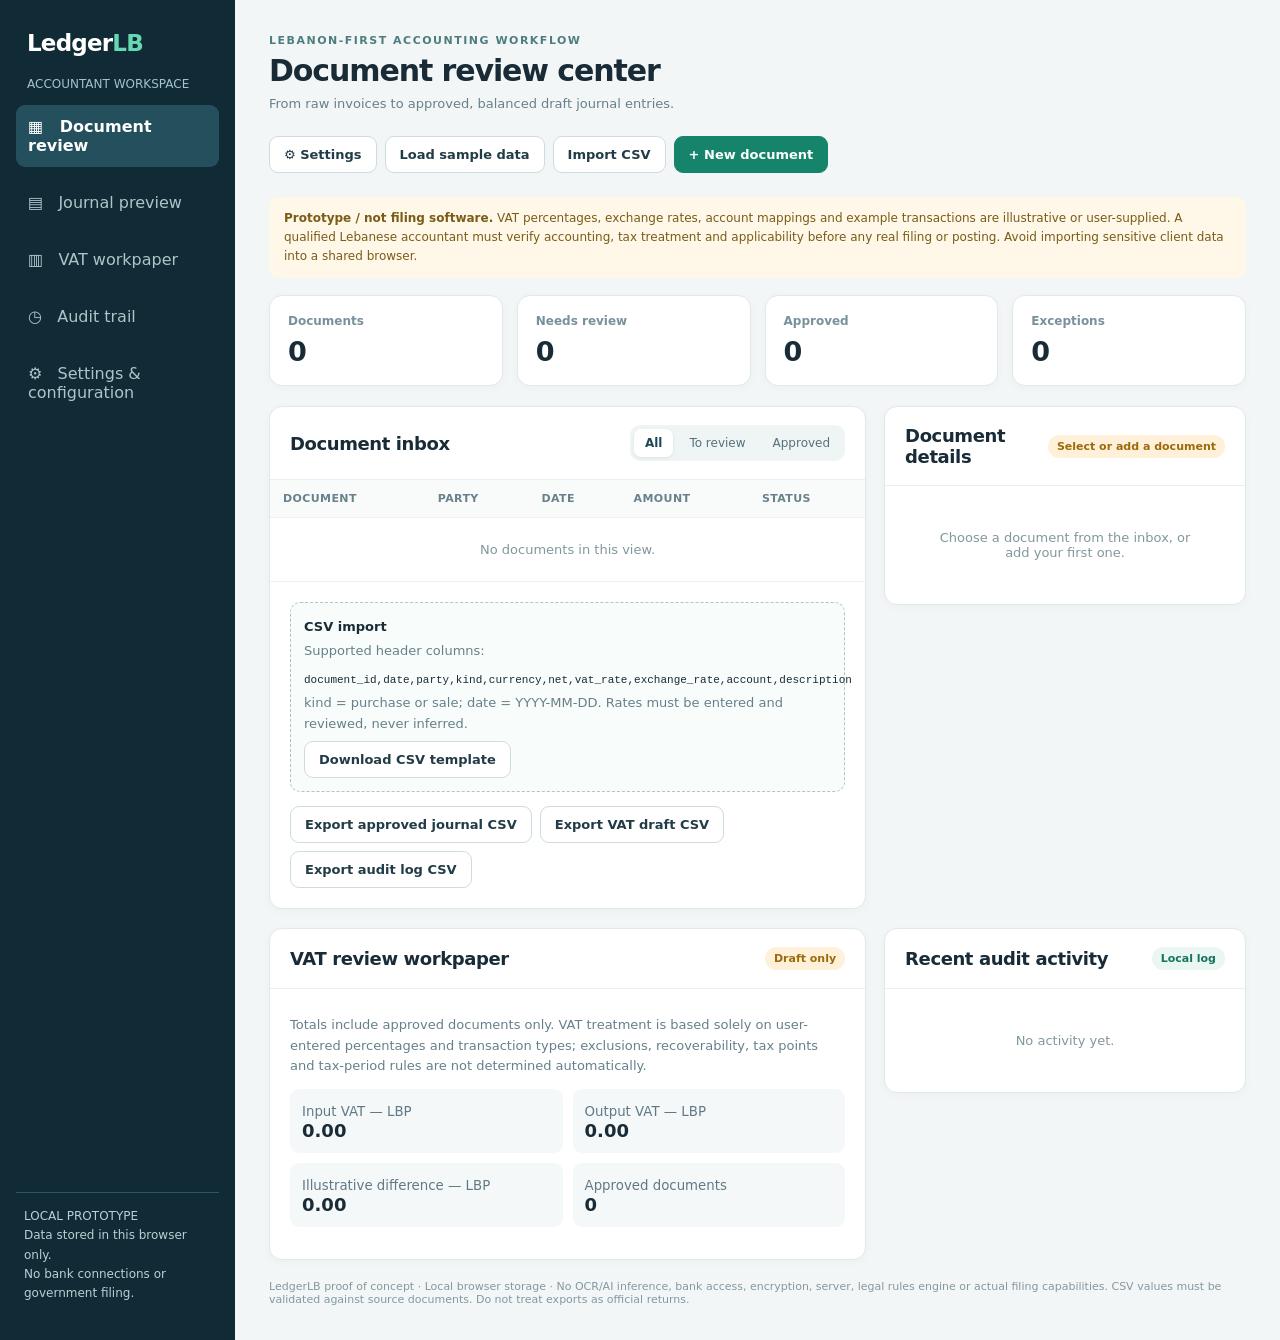
<file: ledgerlb.html>
<!DOCTYPE html>
<html lang="en"><head><meta charset="utf-8"><meta name="viewport" content="width=device-width,initial-scale=1"><title>LedgerLB — Accountant Workspace & Settings</title><script>if(window.parent!==window||new URLSearchParams(location.search).has('embedded'))document.documentElement.classList.add('ledger-embed');</script>
<style>
:root{font-family:Inter,ui-sans-serif,system-ui,-apple-system,Segoe UI,sans-serif;color:#182b36;background:#f3f6f7}*{box-sizing:border-box}body{margin:0}button,input,select,textarea{font:inherit}button{cursor:pointer}button:disabled{opacity:.4;cursor:not-allowed}.shell{display:flex;min-height:100vh}.side{background:#102b35;color:white;width:235px;padding:23px 16px;display:flex;flex-direction:column;gap:14px;flex-shrink:0}.brand{font-size:23px;font-weight:800;letter-spacing:-.8px;padding:7px 11px}.brand span{color:#66d8b2}.small{font-size:12px;color:#78919a}.side .small{color:#a5c1c9}.nav{padding:12px;border-radius:9px;color:#afc4c9}.nav.active{background:#23505c;color:white;font-weight:650}.side-bottom{margin-top:auto;border-top:1px solid #36545d;padding:14px 8px;color:#b7d0d5;font-size:12px;line-height:1.6}.main{flex:1;min-width:0;padding:34px;max-width:1450px;margin:auto;width:100%}.top{display:flex;align-items:center;justify-content:space-between;gap:15px;flex-wrap:wrap;margin-bottom:24px}.eyebrow{text-transform:uppercase;letter-spacing:1.5px;font-size:11px;font-weight:800;color:#4e7d80}h1{font-size:30px;letter-spacing:-1.1px;margin:6px 0 5px}h2{font-size:18px;letter-spacing:-.4px;margin:0}p{margin:6px 0;color:#66808b;font-size:13px;line-height:1.6}.btn{border:1px solid #cddce0;background:white;color:#213c47;border-radius:9px;padding:10px 14px;font-weight:650;font-size:13px}.btn.primary{background:#16846b;border-color:#16846b;color:white}.btn.danger{color:#a63131}.btn:hover:not(:disabled){filter:brightness(.96)}.actions{display:flex;gap:8px;flex-wrap:wrap}.stats{display:grid;grid-template-columns:repeat(4,minmax(0,1fr));gap:14px;margin-bottom:20px}.stat,.panel{background:white;border:1px solid #e0e9ec;border-radius:13px;box-shadow:0 2px 9px #1c374008}.stat{padding:18px}.stat b{display:block;font-size:27px;margin-top:8px;letter-spacing:-1px}.stat .small{font-weight:650}.stack{display:grid;grid-template-columns:minmax(0,1.65fr) minmax(310px,1fr);gap:18px;align-items:start}.panel{overflow:hidden}.panel-head{padding:18px 20px;border-bottom:1px solid #e9eff1;display:flex;justify-content:space-between;align-items:center;gap:8px}.panel-body{padding:20px}.pill{font-size:11px;font-weight:750;padding:5px 9px;border-radius:20px;background:#e9f6f1;color:#15745e;white-space:nowrap}.pill.warn{background:#fff1d9;color:#9d6909}.pill.bad{background:#ffeded;color:#b63838}.tabs{display:flex;gap:5px;background:#eff4f5;padding:4px;border-radius:10px}.tabs button{background:none;border:0;padding:7px 11px;border-radius:7px;font-size:12px;color:#56717c}.tabs button.selected{background:white;color:#1d4955;font-weight:700;box-shadow:0 1px 3px #aaa4}.scroll{overflow-x:auto}table{border-collapse:collapse;width:100%;font-size:12px}th,td{text-align:left;padding:12px 13px;border-bottom:1px solid #eef2f3}th{color:#67828a;font-size:11px;text-transform:uppercase;letter-spacing:.4px;background:#f9fbfb}tr.selected{background:#edf8f4}tr:hover{background:#f6faf9}td button.link{border:0;color:#087b66;font-weight:700;background:none;padding:0}.empty{color:#82979e;padding:24px;text-align:center;font-size:13px}.field{display:flex;flex-direction:column;gap:5px;min-width:0}.field label{font-size:11px;color:#54707a;font-weight:750}.field input,.field select,.field textarea{width:100%;border:1px solid #d6e2e5;background:#fff;color:#18343e;border-radius:8px;padding:9px 10px;outline:none;font-size:13px}.field input:focus,.field select:focus{border-color:#159374;box-shadow:0 0 0 3px #15937418}.formgrid{display:grid;grid-template-columns:repeat(2,minmax(0,1fr));gap:12px}.full{grid-column:1/-1}.line{border-top:1px solid #e9eff1;margin:17px 0}.detail-top{display:flex;gap:7px;flex-wrap:wrap;align-items:center;justify-content:space-between}.note{font-size:12px;line-height:1.6;color:#5b737d;background:#f2f7f8;padding:10px 12px;border-radius:8px}.note.critical{background:#fff0eb;color:#9b483a}.journal{background:#f6f9fa;border-radius:10px;padding:12px;margin-top:14px}.journal .r{display:flex;justify-content:space-between;font-size:12px;padding:6px 0;border-bottom:1px solid #e8eff1;gap:8px}.journal .r:last-child{border:0}.journal .r b{font-variant-numeric:tabular-nums}.journal .r.total{font-weight:750}.section{margin-top:19px}.notice{background:#fff7e7;color:#795c17;padding:12px 15px;border-radius:10px;font-size:12px;margin-bottom:17px;line-height:1.6}.report{display:grid;grid-template-columns:1fr 1fr;gap:10px;margin:12px 0}.report>div{background:#f5f8f8;padding:12px;border-radius:9px}.report b{display:block;font-size:18px}.report small{color:#607986}.muted{color:#728b95}.hidden{display:none!important}.settingsGrid{display:grid;grid-template-columns:repeat(2,minmax(0,1fr));gap:16px}.settingsGrid .fullspan{grid-column:1/-1}.nav-button{border:0;text-align:left;font:inherit;cursor:pointer;width:100%;background:none}.nav-button:hover{background:#23505c}.dark-theme{background:#0c1721;color:#e8f0f2}.dark-theme .panel,.dark-theme .stat{background:#162936;border-color:#35505c}.dark-theme th,.dark-theme .journal,.dark-theme .report>div{background:#223845;color:#d8e5e8}.dark-theme .field input,.dark-theme .field select,.dark-theme .field textarea{background:#122632;color:white;border-color:#42606a}.dark-theme p,.dark-theme .small{color:#a9bec5}.footer{margin-top:20px;color:#8498a0;font-size:11px}.validation{display:flex;gap:7px;align-items:center;margin-top:7px;color:#a54131;font-size:12px}.success{color:#16846b}#file{display:none}.importBox{border:1px dashed #abc8c8;padding:13px;border-radius:10px;background:#f8fcfb;margin-bottom:14px}.importBox code{font-size:11px;white-space:normal}.audit-entry{border-left:2px solid #c0d5d6;padding:6px 0 12px 12px;font-size:12px}.audit-entry span{color:#7d959a}button:focus-visible{outline:3px solid #5bbaa5;outline-offset:2px}@media(max-width:1080px){.stack{grid-template-columns:1fr}.stats{grid-template-columns:repeat(2,1fr)}}@media(max-width:720px){.settingsGrid{grid-template-columns:1fr}.settingsGrid .fullspan{grid-column:auto}.shell{display:block}.side{width:100%;padding:12px 18px;display:block}.side .nav,.side-bottom{display:none}.brand{padding:0}.main{padding:18px}.stats{grid-template-columns:repeat(2,1fr);gap:8px}.stat{padding:12px}.stat b{font-size:21px}.formgrid{grid-template-columns:1fr 1fr}.panel-head{padding:13px}.panel-body{padding:14px}h1{font-size:24px}}
/* When embedded, the parent owns global navigation. */
body.ledger-embedded .side{display:none!important}
body.ledger-embedded .shell{display:block!important}
body.ledger-embedded .main{max-width:none!important;margin:0!important;padding:24px!important}
body.ledger-embedded{background:#f7f8fc!important}
@media(max-width:720px){body.ledger-embedded .main{padding:14px!important}}

/* Unified embedded accounting surfaces */
html.ledger-embed,html.ledger-embed body,html.ledger-embed .shell{background:#f8fafd!important;color:#202124!important}
html.ledger-embed .top h1,html.ledger-embed h2{color:#202124!important;font-weight:800!important}
html.ledger-embed .eyebrow{color:#1a73e8!important}
html.ledger-embed .stat,html.ledger-embed .panel{background:#fff!important;border:1px solid #e3e8ef!important;border-radius:18px!important;box-shadow:none!important}
html.ledger-embed .stat b{color:#202124!important}
html.ledger-embed .btn{border:1px solid #dadce0!important;background:#fff!important;color:#3c4043!important;border-radius:22px!important;padding:10px 16px!important;box-shadow:none!important}
html.ledger-embed .btn.primary{background:#1a73e8!important;color:#fff!important;border-color:#1a73e8!important}
html.ledger-embed .tabs{background:#f1f3f4!important}
html.ledger-embed .tabs button.selected{color:#174ea6!important}
html.ledger-embed .pill{color:#174ea6!important;background:#e8f0fe!important}
html.ledger-embed .notice{background:#fff8e7!important;border-color:#f6e9ca!important}
html.ledger-embed .panel-head{border-bottom-color:#e8eaed!important}
html.ledger-embed .field input,html.ledger-embed .field select,html.ledger-embed .field textarea{min-height:42px!important;border:1px solid #dadce0!important;border-radius:10px!important}
html.ledger-embed .journal,html.ledger-embed .report>div{background:#f8fafd!important}
html.ledger-embed .importBox{background:#fafbff!important;border-color:#dce2ef!important}
</style><link rel="stylesheet" href="design-system.css"><link rel="stylesheet" href="ledgerlb-ui.css">
</head><body>
<div class="shell"><aside class="side"><div class="brand">Ledger<span>LB</span></div><div class="small" style="padding:0 11px">ACCOUNTANT WORKSPACE</div><div class="nav active">▦ &nbsp; Document review</div><div class="nav">▤ &nbsp; Journal preview</div><div class="nav">▥ &nbsp; VAT workpaper</div><div class="nav">◷ &nbsp; Audit trail</div><button class="nav nav-button" id="openSettings" type="button">⚙ &nbsp; Settings & configuration</button><div class="side-bottom">LOCAL PROTOTYPE<br>Data stored in this browser only.<br>No bank connections or government filing.</div></aside>
<main class="main"><div class="top"><div><div class="eyebrow">Lebanon-first accounting workflow</div><h1>Document review center</h1><p>From raw invoices to approved, balanced draft journal entries.</p></div><div class="actions"><button class="btn" id="settingsTop">⚙ Settings</button><button class="btn" id="sample">Load sample data</button><button class="btn" id="csvBtn">Import CSV</button><input type="file" id="file" accept=".csv,text/csv"><button class="btn primary" id="add">+ New document</button></div></div>
<div id="workflowView"><div class="notice"><strong>Prototype / not filing software.</strong> VAT percentages, exchange rates, account mappings and example transactions are illustrative or user-supplied. A qualified Lebanese accountant must verify accounting, tax treatment and applicability before any real filing or posting. Avoid importing sensitive client data into a shared browser.</div>
<div class="stats"><div class="stat"><div class="small">Documents</div><b id="count">0</b></div><div class="stat"><div class="small">Needs review</div><b id="pending">0</b></div><div class="stat"><div class="small">Approved</div><b id="approved">0</b></div><div class="stat"><div class="small">Exceptions</div><b id="issues">0</b></div></div>
<div class="stack"><section class="panel"><div class="panel-head"><h2>Document inbox</h2><div class="tabs"><button class="selected" data-filter="all">All</button><button data-filter="pending">To review</button><button data-filter="approved">Approved</button></div></div><div class="scroll"><table><thead><tr><th>Document</th><th>Party</th><th>Date</th><th>Amount</th><th>Status</th></tr></thead><tbody id="inbox"></tbody></table></div><div class="panel-body"><div class="importBox"><b style="font-size:13px">CSV import</b><p>Supported header columns:</p><code>document_id,date,party,kind,currency,net,vat_rate,exchange_rate,account,description</code><p>kind = purchase or sale; date = YYYY-MM-DD. Rates must be entered and reviewed, never inferred.</p><button class="btn" id="template">Download CSV template</button></div><div class="actions"><button class="btn" id="exportJournal">Export approved journal CSV</button><button class="btn" id="exportVat">Export VAT draft CSV</button><button class="btn" id="exportAudit">Export audit log CSV</button></div></div></section>
<section class="panel"><div class="panel-head"><h2 id="detailTitle">Document details</h2><span class="pill warn" id="status">Select or add a document</span></div><div class="panel-body"><div id="detailEmpty" class="empty">Choose a document from the inbox, or add your first one.</div><div id="detail" class="hidden"><div class="formgrid"><div class="field"><label for="docid">Invoice / document ID</label><input id="docid" autocomplete="off"></div><div class="field"><label for="date">Document date</label><input type="date" id="date"></div><div class="field full"><label for="party">Supplier / customer</label><input id="party"></div><div class="field"><label for="kind">Transaction type</label><select id="kind"><option value="purchase">Purchase</option><option value="sale">Sale</option></select></div><div class="field"><label for="currency">Document currency</label><select id="currency"><option>USD</option><option>LBP</option></select></div><div class="field"><label for="net">Net amount (document currency)</label><input type="number" min="0" step="any" id="net"></div><div class="field"><label for="vat_rate">VAT rate (%) — verify</label><input type="number" min="0" max="100" step="any" id="vat_rate"></div><div class="field"><label for="exchange_rate">LBP per USD (for USD only)</label><input type="number" min="0" step="any" id="exchange_rate"></div><div class="field"><label for="account">Expense / revenue account</label><input id="account"></div><div class="field full"><label for="description">Description / evidence reference</label><input id="description"></div></div><div id="integrationEvidence" class="note hidden" style="margin-top:12px"></div><div class="line"></div><div class="note" id="rateNote">Rates and account codes require a human check.</div><div id="validation"></div><div class="journal" id="journal"></div><div class="section actions"><button class="btn" id="save">Save changes</button><button class="btn primary" id="approve">Approve journal</button><button class="btn" id="reopen">Reopen</button><button class="btn danger" id="delete">Delete</button></div></div></div></section></div>
<div class="stack section"><section class="panel"><div class="panel-head"><h2>VAT review workpaper</h2><span class="pill warn">Draft only</span></div><div class="panel-body"><p>Totals include approved documents only. VAT treatment is based solely on user-entered percentages and transaction types; exclusions, recoverability, tax points and tax-period rules are not determined automatically.</p><div class="report"><div><small>Input VAT — LBP</small><b id="inputVat">—</b></div><div><small>Output VAT — LBP</small><b id="outputVat">—</b></div><div><small>Illustrative difference — LBP</small><b id="netVat">—</b></div><div><small>Approved documents</small><b id="reportCount">0</b></div></div></div></section><section class="panel"><div class="panel-head"><h2>Recent audit activity</h2><span class="pill">Local log</span></div><div class="panel-body" id="audit"><div class="empty">No activity yet.</div></div></section></div></div>
<section id="settingsView" class="hidden">
<div class="top"><div><div class="eyebrow">Workspace control center</div><h1>Settings & configuration</h1><p>Configure your accounting workspace, business identity, currency policy, defaults, appearance and data management.</p></div><button class="btn" id="backToReview">← Back to document review</button></div>
<div class="notice"><strong>Important:</strong> Configuration values are operator-provided, not legal guidance. Changing defaults does not alter existing documents. Data is stored locally in this browser and is not encrypted.</div>
<div class="settingsGrid">
<section class="panel"><div class="panel-head"><h2>🏢 Company profile</h2><span class="pill">Identity</span></div><div class="panel-body formgrid"><div class="field full"><label for="cfgName">Company / practice name</label><input id="cfgName" placeholder="My Accounting Practice"></div><div class="field"><label for="cfgTaxId">Lebanese tax registration ID</label><input id="cfgTaxId" placeholder="Tax number"></div><div class="field"><label for="cfgVatNumber">VAT registration number</label><input id="cfgVatNumber" placeholder="If applicable"></div><div class="field"><label for="cfgEmail">Email</label><input id="cfgEmail" type="email" placeholder="contact@example.com"></div><div class="field"><label for="cfgPhone">Phone</label><input id="cfgPhone" placeholder="+961 ..."></div><div class="field full"><label for="cfgAddress">Business address</label><input id="cfgAddress" placeholder="City, Lebanon"></div></div></section>
<section class="panel"><div class="panel-head"><h2>💱 Currency & accounting policy</h2><span class="pill warn">Verify rates</span></div><div class="panel-body formgrid"><div class="field"><label for="cfgCurrency">Default document currency</label><select id="cfgCurrency"><option>USD</option><option>LBP</option></select></div><div class="field"><label for="cfgVat">Default VAT (%)</label><input id="cfgVat" type="number" min="0" max="100" step="any"></div><div class="field"><label for="cfgRate">Default USD → LBP rate</label><input id="cfgRate" type="number" min="0" step="any" placeholder="Manual verified rate"></div><div class="field"><label for="cfgRateSource">Exchange-rate source / note</label><input id="cfgRateSource" placeholder="Source & effective date"></div><div class="field"><label for="cfgYear">Fiscal year start month</label><select id="cfgYear"><option value="1">January</option><option value="4">April</option><option value="7">July</option><option value="10">October</option></select></div><div class="field"><label for="cfgExpense">Default expense account</label><input id="cfgExpense" placeholder="6100"></div><div class="field"><label for="cfgRevenue">Default revenue account</label><input id="cfgRevenue" placeholder="4100"></div><div class="field"><label for="cfgReportCurrency">Report currency</label><select id="cfgReportCurrency"><option>LBP</option></select></div><p class="full">The reporting currency for draft ledger exports remains LBP. Source currency and conversion rate are retained for auditability.</p></div></section>
<section class="panel"><div class="panel-head"><h2>🔎 Reviews & controls</h2><span class="pill">Approvals</span></div><div class="panel-body formgrid"><div class="field full"><label for="cfgReviewer">Default reviewer name</label><input id="cfgReviewer" placeholder="Responsible accountant"></div><div class="field"><label for="cfgDuplicate">Duplicate reference warnings</label><select id="cfgDuplicate"><option value="on">On</option><option value="off">Off</option></select></div><div class="field"><label for="cfgApproval">Approval policy</label><select id="cfgApproval"><option value="manual">Manual approval only</option></select></div><div class="field full"><label for="cfgNotes">Review notes / internal policy</label><textarea id="cfgNotes" rows="3" placeholder="Your firm's review policy..."></textarea></div><p class="full">No auto-posting. Approval continues to require a manual confirmation.</p></div></section>
<section class="panel"><div class="panel-head"><h2>🎨 Display & localization</h2><span class="pill">Preferences</span></div><div class="panel-body formgrid"><div class="field"><label for="cfgTheme">Appearance</label><select id="cfgTheme"><option value="light">Light</option><option value="dark">Dark</option></select></div><div class="field"><label for="cfgLanguage">Interface language</label><select id="cfgLanguage"><option value="en">English</option><option value="fr">French (planned)</option><option value="ar">Arabic (planned)</option></select></div><div class="field"><label for="cfgDateFormat">Preferred date format</label><select id="cfgDateFormat"><option value="iso">YYYY-MM-DD</option><option value="dmy">DD/MM/YYYY (display planned)</option></select></div><div class="field"><label for="cfgTimezone">Time zone</label><select id="cfgTimezone"><option value="Asia/Beirut">Asia/Beirut</option><option value="UTC">UTC</option></select></div><p class="full">English and ISO dates remain the active workflow format in this prototype. Additional language options are recorded as preferences for future versions.</p></div></section>
<section class="panel fullspan"><div class="panel-head"><h2>💾 Data management</h2><span class="pill warn">Local files</span></div><div class="panel-body"><p>Back up configuration, documents and audit history as a single JSON file. Restore replaces the current workspace after confirmation. Export your current workspace before clearing it.</p><div class="actions"><button class="btn" id="cfgBackup">Download backup JSON</button><button class="btn" id="cfgRestore">Restore backup</button><input type="file" accept="application/json,.json" id="cfgRestoreFile" class="hidden"><button class="btn danger" id="cfgReset">Clear workspace data</button></div><div class="line"></div><div class="actions"><button class="btn primary" id="cfgSave">Save configuration</button><span id="cfgMessage" class="small" role="status"></span></div></div></section>
</div></section>
<div class="footer">LedgerLB proof of concept · Local browser storage · No OCR/AI inference, bank access, encryption, server, legal rules engine or actual filing capabilities. CSV values must be validated against source documents. Do not treat exports as official returns.</div></main></div>
<script>
(()=>{'use strict';
const KEY='ledgerlb-v1',AUDITKEY='ledgerlb-audit-v1',CFGKEY='ledgerlb-config-v2';let docs=safeRead(KEY,[]),audit=safeRead(AUDITKEY,[]),selected=null,filter='all';
const CFGDEFAULT={name:'',taxId:'',vatNumber:'',email:'',phone:'',address:'',currency:'USD',vat:0,rate:'',rateSource:'',year:'1',expense:'6100',revenue:'4100',reportCurrency:'LBP',reviewer:'',duplicate:'on',approval:'manual',notes:'',theme:'light',language:'en',dateFormat:'iso',timezone:'Asia/Beirut'};
let cfg={...CFGDEFAULT};try{const c=JSON.parse(localStorage.getItem(CFGKEY));if(c&&typeof c==='object'&&!Array.isArray(c))cfg={...cfg,...c}}catch{}
const cfgIds={name:'cfgName',taxId:'cfgTaxId',vatNumber:'cfgVatNumber',email:'cfgEmail',phone:'cfgPhone',address:'cfgAddress',currency:'cfgCurrency',vat:'cfgVat',rate:'cfgRate',rateSource:'cfgRateSource',year:'cfgYear',expense:'cfgExpense',revenue:'cfgRevenue',reportCurrency:'cfgReportCurrency',reviewer:'cfgReviewer',duplicate:'cfgDuplicate',approval:'cfgApproval',notes:'cfgNotes',theme:'cfgTheme',language:'cfgLanguage',dateFormat:'cfgDateFormat',timezone:'cfgTimezone'};
const $=x=>document.getElementById(x), fields=['docid','date','party','kind','currency','net','vat_rate','exchange_rate','account','description'];
const fmt=(n,d=2)=>Number(n||0).toLocaleString('en-US',{minimumFractionDigits:d,maximumFractionDigits:d});const rand=()=>typeof crypto!=='undefined'&&crypto.randomUUID?crypto.randomUUID():String(Date.now())+Math.random().toString(36).slice(2);
function safeRead(k,f){try{const v=JSON.parse(localStorage.getItem(k));return Array.isArray(v)?v:f}catch{return f}}
function persist(){try{localStorage.setItem(KEY,JSON.stringify(docs));localStorage.setItem(AUDITKEY,JSON.stringify(audit))}catch{alert('Could not save in browser storage. Export your files before closing.')}}
function log(action,d,details=''){audit.unshift({at:new Date().toISOString(),action,doc:d?.document_id||'',details});audit=audit.slice(0,1000)}
function clean(x){return String(x??'').trim()};function money(d){return Number(d.net||0)*(1+Number(d.vat_rate||0)/100)};function rate(d){return d.currency==='LBP'?1:Number(d.exchange_rate)};function vat(d){return Number(d.net)*Number(d.vat_rate)/100}
function problems(d){let a=[];if(!clean(d.document_id))a.push('Document ID required');if(!/^\d{4}-\d{2}-\d{2}$/.test(d.date)||Number.isNaN(Date.parse(d.date+'T00:00:00Z')))a.push('Valid date required');if(!clean(d.party))a.push('Party required');if(!['purchase','sale'].includes(d.kind))a.push('Transaction type invalid');if(!['USD','LBP'].includes(d.currency))a.push('Currency invalid');if(d.net===null||d.net===''||!Number.isFinite(Number(d.net))||Number(d.net)<=0)a.push('Net amount must be positive');if(d.vat_rate===null||d.vat_rate===''||!Number.isFinite(Number(d.vat_rate))||Number(d.vat_rate)<0||Number(d.vat_rate)>100)a.push('VAT rate must be between 0 and 100');if(d.currency==='USD'&&(d.exchange_rate===null||d.exchange_rate===''||!Number.isFinite(Number(d.exchange_rate))||Number(d.exchange_rate)<=0))a.push('Positive, verified LBP/USD rate required');if(!clean(d.account))a.push('Account code required');if(d.integration_ref&&!d.source_verified)a.push('Verify source invoice before approval');if(cfg.duplicate==='on'&&docs.some(x=>x.id!==d.id&&x.document_id.toLowerCase()===clean(d.document_id).toLowerCase()&&x.party.toLowerCase()===clean(d.party).toLowerCase()))a.push('Possible duplicate: same document ID and party');return a}
function entries(d){let base=Number(d.net)*rate(d),tax=vat(d)*rate(d),gross=base+tax,account=clean(d.account);return d.kind==='purchase'?[{code:account,dr:base,cr:0},{code:'VAT-INPUT',dr:tax,cr:0},{code:'AP',dr:0,cr:gross}]:[{code:'AR',dr:gross,cr:0},{code:account,dr:0,cr:base},{code:'VAT-OUTPUT',dr:0,cr:tax}]}
function esc(t){return String(t??'').replace(/[&<>"']/g,c=>({'&':'&amp;','<':'&lt;','>':'&gt;','"':'&quot;',"'":'&#39;'}[c]))}
function csvCell(x){let s=String(x??'');return /[",\r\n]/.test(s)?'"'+s.replace(/"/g,'""')+'"':s}function download(name,rows){let csv='\ufeff'+rows.map(row=>row.map(csvCell).join(',')).join('\r\n');let url=URL.createObjectURL(new Blob([csv],{type:'text/csv;charset=utf-8'}));let a=document.createElement('a');a.href=url;a.download=name;a.click();setTimeout(()=>URL.revokeObjectURL(url),1500)}
function draw(){if(window.parent!==window)window.parent.postMessage({protocol:'ledgerlb-bridge-v1',type:'COUNTS',pending:docs.filter(d=>d.status!=='approved').length,approved:docs.filter(d=>d.status==='approved').length},location.origin);let pending=docs.filter(d=>d.status!=='approved');$('count').textContent=docs.length;$('pending').textContent=pending.length;$('approved').textContent=docs.length-pending.length;$('issues').textContent=pending.filter(d=>problems(d).length).length;
let ds=docs.filter(d=>filter==='all'||(filter==='approved'?d.status==='approved':d.status!=='approved'));
$('inbox').innerHTML=ds.length?ds.map(d=>`<tr class="${selected===d.id?'selected':''}" data-id="${esc(d.id)}"><td><button class="link" data-id="${esc(d.id)}">${esc(d.document_id||'Unnumbered')}</button><div class="small">${esc(d.kind)}</div></td><td>${esc(d.party)}</td><td>${esc(d.date)}</td><td>${esc(d.currency)} ${fmt(money(d))}</td><td><span class="pill ${d.status==='approved'?'':'warn'}">${d.status==='approved'?'Approved':problems(d).length?'Exception':'Review'}</span></td></tr>`).join(''):'<tr><td colspan="5" class="empty">No documents in this view.</td></tr>';
drawDetail();let approved=docs.filter(d=>d.status==='approved'),iv=0,ov=0;for(let d of approved){if(d.kind==='purchase')iv+=vat(d)*rate(d);else ov+=vat(d)*rate(d)}$('inputVat').textContent=fmt(iv);$('outputVat').textContent=fmt(ov);$('netVat').textContent=fmt(ov-iv);$('reportCount').textContent=approved.length;$('audit').innerHTML=audit.length?audit.slice(0,6).map(a=>`<div class="audit-entry"><b>${esc(a.action)}</b> — ${esc(a.doc)}<div>${esc(a.details)}</div><span>${esc(a.at.slice(0,19).replace('T',' '))} UTC</span></div>`).join(''):'<div class="empty">No activity yet.</div>'}
function readForm(){let d=docs.find(x=>x.id===selected);if(!d)return null;let x={...d};if(x.integration_ref)x.source_verified=!!document.getElementById('sourceChecked')?.checked;for(let k of fields){let v=$(k).value;x[k==='docid'?'document_id':k]=['net','vat_rate','exchange_rate'].includes(k)?(v===''?null:Number(v)):clean(v)}return x}
function drawPreview(){const d=readForm();if(!d)return;let p=problems(d);$('validation').innerHTML=p.length?p.map(x=>`<div class="validation">⚠ ${esc(x)}</div>`).join(''):'<div class="validation success">✓ Required fields valid; tax treatment and rate still need professional review.</div>';
$('rateNote').textContent=d.currency==='USD'?'USD amounts converted to LBP using the rate you supplied ('+fmt(d.exchange_rate||0,2)+' LBP per USD). Verify rate date, source, legal applicability and financial-reporting treatment.':'LBP document: LBP base amount used. Confirm VAT recoverability and selected ledger account.';
if(p.length){$('journal').innerHTML='<div class="small">Fix validation exceptions to preview a balanced journal.</div>'}else{let ee=entries(d),sumDr=ee.reduce((s,e)=>s+e.dr,0),sumCr=ee.reduce((s,e)=>s+e.cr,0);$('journal').innerHTML=`<b style="font-size:13px">Draft journal · LBP base</b><div class="r"><span class="muted">Account</span><span class="muted">Debit / Credit (LBP)</span></div>${ee.map(e=>`<div class="r"><span>${esc(e.code)}</span><span><b>${fmt(e.dr)} / ${fmt(e.cr)}</b></span></div>`).join('')}<div class="r total"><span>Total</span><span>${fmt(sumDr)} / ${fmt(sumCr)}</span></div><div class="small" style="margin-top:8px">${Math.abs(sumDr-sumCr)<=Math.max(0.01,sumDr*1e-10)?'✓ Balanced entry':'⚠ Entry out of balance'} · Draft, not yet posted</div>`}
$('approve').disabled=d.status==='approved'||p.length>0;$('reopen').disabled=d.status!=='approved';$('save').disabled=d.status==='approved';for(let k of fields)$(k).disabled=d.status==='approved'}
function drawDetail(){let d=docs.find(x=>x.id===selected);$('detailEmpty').classList.toggle('hidden',!!d);$('detail').classList.toggle('hidden',!d);if(!d){$('detailTitle').textContent='Document details';$('status').textContent='Select or add a document';return}$('detailTitle').textContent='Review journal';$('status').textContent=d.status==='approved'?'Approved':'Pending review';$('status').className='pill '+(d.status==='approved'?'':'warn');for(let k of fields){let v=d[k==='docid'?'document_id':k];$(k).value=v??''}const ev=$('integrationEvidence');ev.classList.toggle('hidden',!d.integration_ref);if(d.integration_ref)ev.innerHTML=`<b>StockPro source: ${esc(d.source_type||'record')}</b><br>Reference: ${esc(d.integration_ref)}<br>Original operational amount: USD ${esc(d.source_amount)}. Net, VAT and exchange rate require verification.<br>${d.source_type==='purchase_order'?'Purchase order is not a supplier invoice.<br>':''}<label style="display:block;margin-top:10px"><input type="checkbox" id="sourceChecked" ${d.source_verified?'checked':''} ${d.status==='approved'?'disabled':''}> I checked the actual source invoice and verified the amount, VAT, currency and account.</label>`;drawPreview()}
function pick(id){selected=id;draw()}
function add(doc={}){let d={id:rand(),document_id:'',date:new Date().toISOString().slice(0,10),party:'',kind:'purchase',currency:cfg.currency,net:null,vat_rate:Number(cfg.vat)||0,exchange_rate:cfg.rate===''?null:Number(cfg.rate),account:cfg.expense||'6100',description:'',status:'pending',...doc};docs.unshift(d);selected=d.id;log('CREATED',d);persist();draw()}
function save(){let d=readForm();if(!d||d.status==='approved')return;let i=docs.findIndex(x=>x.id===d.id);docs[i]=d;log('SAVED',d,'Fields edited; previous values not retained in prototype');persist();draw()}
function approve(){let d=readForm();if(!d||d.status==='approved')return;let p=problems(d);if(p.length){alert(p.join('\n'));return}if(!confirm('Confirm that you reviewed the source document, account classification, VAT treatment and exchange rate?'))return;d.status='approved';d.approved_at=new Date().toISOString();d.approved_by=cfg.reviewer||'Local reviewer';docs[docs.findIndex(x=>x.id===d.id)]=d;log('APPROVED',d,'Reviewer '+d.approved_by+' attested to journal, VAT rate and exchange rate');persist();draw()}
function reopen(){let d=docs.find(x=>x.id===selected);if(!d||d.status!=='approved')return;if(!confirm('Reopen this journal? It will be excluded from approved exports until approved again.'))return;d.status='pending';delete d.approved_at;log('REOPENED',d);persist();draw()}
function remove(){let d=docs.find(x=>x.id===selected);if(!d||!confirm('Delete document '+d.document_id+'?'))return;docs=docs.filter(x=>x.id!==selected);log('DELETED',d);selected=null;persist();draw()}
function parseCsv(text){let out=[],row=[],s='',q=false;for(let i=0;i<text.length;i++){let c=text[i];if(q){if(c==='"'&&text[i+1]==='"'){s+='"';i++}else if(c==='"')q=false;else s+=c}else if(c==='"')q=true;else if(c===','){row.push(s);s=''}else if(c==='\n'||c==='\r'){if(c==='\r'&&text[i+1]==='\n')i++;row.push(s);if(row.some(z=>z.trim()))out.push(row);row=[];s=''}else s+=c}if(q)throw Error('Unclosed quoted CSV field');row.push(s);if(row.some(z=>z.trim()))out.push(row);return out}
function importCsv(text){let rows=parseCsv(text.replace(/^\ufeff/,''));if(rows.length<2)throw Error('A header row and at least one data row are required');let headers=rows.shift().map(x=>x.trim().toLowerCase()),required=['document_id','date','party','kind','currency','net','vat_rate','exchange_rate','account'];let miss=required.filter(x=>!headers.includes(x));if(miss.length)throw Error('Missing headers: '+miss.join(', '));let count=0,dupes=0;for(let row of rows){let obj={};headers.forEach((h,i)=>obj[h]=clean(row[i]));if(!obj.document_id&&!obj.party)continue;if(docs.some(d=>d.document_id.toLowerCase()===obj.document_id.toLowerCase()&&d.party.toLowerCase()===obj.party.toLowerCase())){dupes++;continue}let d={id:rand(),document_id:obj.document_id,date:obj.date,party:obj.party,kind:obj.kind.toLowerCase(),currency:obj.currency.toUpperCase(),net:obj.net===''?null:Number(obj.net),vat_rate:obj.vat_rate===''?null:Number(obj.vat_rate),exchange_rate:obj.exchange_rate===''?null:Number(obj.exchange_rate),account:obj.account,description:obj.description||'',status:'pending'};docs.push(d);count++;log('IMPORTED',d,'CSV input; pending review')}persist();draw();alert(`Imported ${count} documents; skipped ${dupes} duplicate IDs/parties. Inspect imported records and review before approval.`)}
function approved(){return docs.filter(d=>d.status==='approved'&&!problems(d).length)}
$('add').onclick=()=>add();$('save').onclick=save;$('approve').onclick=approve;$('reopen').onclick=reopen;$('delete').onclick=remove;
$('sample').onclick=()=>{if(docs.length&&!confirm('Add fictional sample documents to your current workspace?'))return;[{document_id:'DEMO-001',date:'2026-10-01',party:'Example Office Supplies',kind:'purchase',currency:'USD',net:100,vat_rate:0,exchange_rate:89500,account:'6100',description:'Fictional example — rate is NOT verified'},{document_id:'DEMO-002',date:'2026-10-02',party:'Example Client Co.',kind:'sale',currency:'LBP',net:1500000,vat_rate:0,exchange_rate:null,account:'4100',description:'Fictional example — zero VAT is illustrative'}].forEach(d=>add(d));alert('Added fictional documents. Sample rates and VAT are NOT compliance guidance.')};
$('csvBtn').onclick=()=>$('file').click();$('file').onchange=async ev=>{let f=ev.target.files?.[0];if(!f)return;try{if(f.size>3e6)throw Error('CSV exceeds 3 MB prototype limit');importCsv(await f.text())}catch(e){alert('Import failed: '+e.message)}ev.target.value=''};
$('template').onclick=()=>download('ledgerlb-template.csv',[['document_id','date','party','kind','currency','net','vat_rate','exchange_rate','account','description'],['SAMPLE-001','2026-10-01','Example supplier','purchase','USD',100,0,'','6100','Replace values; supply verified rate']]);
$('exportJournal').onclick=()=>{let rows=[['document_id','date','party','kind','original_currency','original_net','vat_rate_percent','lbp_per_usd','description','account','debit_lbp','credit_lbp','approval_date_utc']];approved().forEach(d=>entries(d).forEach(e=>rows.push([d.document_id,d.date,d.party,d.kind,d.currency,d.net,d.vat_rate,d.currency==='USD'?d.exchange_rate:'',d.description,e.code,e.dr.toFixed(2),e.cr.toFixed(2),d.approved_at])));download('ledgerlb-approved-journal-DRAFT.csv',rows)};
$('exportVat').onclick=()=>{let rows=[['document_id','date','party','kind','currency','net','vat_rate_percent','vat_in_original_currency','lbp_per_usd','vat_lbp','approved_at_utc','note']];approved().forEach(d=>rows.push([d.document_id,d.date,d.party,d.kind,d.currency,d.net,d.vat_rate,vat(d).toFixed(2),d.currency==='USD'?d.exchange_rate:'', (vat(d)*rate(d)).toFixed(2),d.approved_at,'DRAFT — legal tax treatment unverified']));download('ledgerlb-vat-review-DRAFT.csv',rows)};
$('exportAudit').onclick=()=>download('ledgerlb-audit-log.csv',[['timestamp_utc','action','document_id','details'],...audit.map(a=>[a.at,a.action,a.doc,a.details])]);
$('inbox').addEventListener('click',e=>{let tr=e.target.closest('[data-id]');if(tr)pick(tr.dataset.id)});for(let k of fields)$(k).addEventListener('input',drawPreview);for(let k of ['kind','currency'])$(k).addEventListener('change',drawPreview);document.querySelectorAll('[data-filter]').forEach(b=>b.onclick=()=>{filter=b.dataset.filter;document.querySelectorAll('[data-filter]').forEach(t=>t.classList.toggle('selected',t===b));draw()});
function applyTheme(){document.body.classList.toggle('dark-theme',cfg.theme==='dark')}
function fillCfg(){for(const [k,id] of Object.entries(cfgIds))$(id).value=String(cfg[k]??'')}
function openCfg(){fillCfg();$('workflowView').classList.add('hidden');$('settingsView').classList.remove('hidden');window.scrollTo(0,0)}
function closeCfg(){$('settingsView').classList.add('hidden');$('workflowView').classList.remove('hidden');window.scrollTo(0,0)}
$('openSettings').onclick=openCfg;$('settingsTop').onclick=openCfg;$('backToReview').onclick=closeCfg;
$('cfgSave').onclick=()=>{let x={};for(const [k,id] of Object.entries(cfgIds))x[k]=$(id).value; if(x.vat===''||!Number.isFinite(Number(x.vat))||Number(x.vat)<0||Number(x.vat)>100){alert('VAT default must be between 0 and 100');return}if(x.rate!==''&&(!Number.isFinite(Number(x.rate))||Number(x.rate)<=0)){alert('Exchange rate must be a positive number');return}cfg=x;try{localStorage.setItem(CFGKEY,JSON.stringify(cfg))}catch{alert('Browser storage unavailable');return}applyTheme();$('cfgMessage').textContent='Settings saved locally. Existing documents unchanged.';log('SETTINGS',null,'Workspace configuration updated');persist()};
$('cfgBackup').onclick=()=>{const payload={format:'ledgerlb-workspace-v2',exportedAt:new Date().toISOString(),config:cfg,documents:docs,audit};const blob=new Blob([JSON.stringify(payload,null,2)],{type:'application/json'});const url=URL.createObjectURL(blob),a=document.createElement('a');a.href=url;a.download='ledgerlb-backup-'+new Date().toISOString().slice(0,10)+'.json';a.click();setTimeout(()=>URL.revokeObjectURL(url),2000)};
$('cfgRestore').onclick=()=>$('cfgRestoreFile').click();
$('cfgRestoreFile').onchange=async e=>{const file=e.target.files?.[0];if(!file)return;try{if(file.size>5000000)throw Error('Maximum backup size is 5 MB');const data=JSON.parse(await file.text());if(data.format!=='ledgerlb-workspace-v2'||!Array.isArray(data.documents)||!Array.isArray(data.audit)||!data.config||typeof data.config!=='object')throw Error('Not a valid LedgerLB v2 backup');if(!data.documents.every(d=>d&&typeof d.id==='string'&&typeof d.status==='string')||!data.audit.every(a=>a&&typeof a.action==='string'))throw Error('Invalid backup records');if(!confirm('Restore will replace ALL current documents, audit history and settings. Continue?'))return;docs=data.documents;audit=data.audit;cfg={...CFGDEFAULT,...data.config};selected=docs[0]?.id||null;persist();localStorage.setItem(CFGKEY,JSON.stringify(cfg));applyTheme();fillCfg();draw();$('cfgMessage').textContent='Backup restored.'}catch(err){alert('Restore failed: '+err.message)}finally{e.target.value=''}};
$('cfgReset').onclick=()=>{if(!confirm('Delete all locally stored documents, audit history and configuration? This cannot be undone without a backup.'))return;docs=[];audit=[];cfg={...CFGDEFAULT};selected=null;localStorage.removeItem(CFGKEY);persist();applyTheme();fillCfg();draw();$('cfgMessage').textContent='Workspace cleared.'};


(function(){
 window.addEventListener('message',function(e){
  if(e.source!==parent||e.origin!==location.origin||!e.data||e.data.protocol!=='ledgerlb-host-v1'||e.data.type!=='IMPORT_CANDIDATES')return;
  const rows=Array.isArray(e.data.records)?e.data.records:[];let added=0,skipped=0;
  for(const r of rows){
   if(!r||typeof r.externalId!=='string'||!['sale','purchase'].includes(r.kind))continue;
   const ref='STOCKPRO:'+r.kind+':'+r.externalId;
   if(docs.some(d=>d.integration_ref===ref)){skipped++;continue}
   const n=Number(r.amount);
   if(!Number.isFinite(n)||n<=0){skipped++;continue}
   const isPO=r.kind==='purchase'&&r.sourceType!=='supplier_invoice';
   const d={id:rand(),document_id:ref,date:String(r.date||'').slice(0,10),party:String(r.party||'Unknown').slice(0,200),kind:r.kind,currency:'USD',net:null,vat_rate:null,exchange_rate:null,account:r.kind==='sale'?(cfg.revenue||'4100'):(cfg.expense||'6100'),description:(isPO?'PURCHASE ORDER ONLY — obtain supplier invoice before approval. ':r.sourceType==='supplier_invoice'?'Supplier invoice '+String(r.invoiceReference||'')+' for PO '+String(r.poId||'')+' — verify tax treatment and source evidence. ':'StockPro sales invoice — verify invoice details. ')+ 'Total may include VAT; NET and VAT must be checked. StockPro amount '+n, status:'pending',integration_ref:ref,source_type:isPO?'purchase_order':(r.sourceType==='supplier_invoice'?'supplier_invoice':'sales_invoice'),requires_source_verification:true,source_verified:false,source_amount:n};
   docs.unshift(d);log('STOCKPRO_IMPORTED',d,'Imported as unverified draft; no posting, currency or VAT assumed');added++;
  }
  if(added){selected=docs[0].id;persist();draw()}
  parent.postMessage({protocol:'ledgerlb-bridge-v1',type:'IMPORT_RESULT',added,skipped},location.origin);
 });
})();


document.addEventListener('change',e=>{if(e.target?.id==='sourceChecked')drawPreview()});
fillCfg();applyTheme();
if(docs.length)selected=docs[0].id;draw();
})();
</script><script>if(window.parent!==window)document.body.classList.add('ledger-embedded');</script></body></html>
</file>
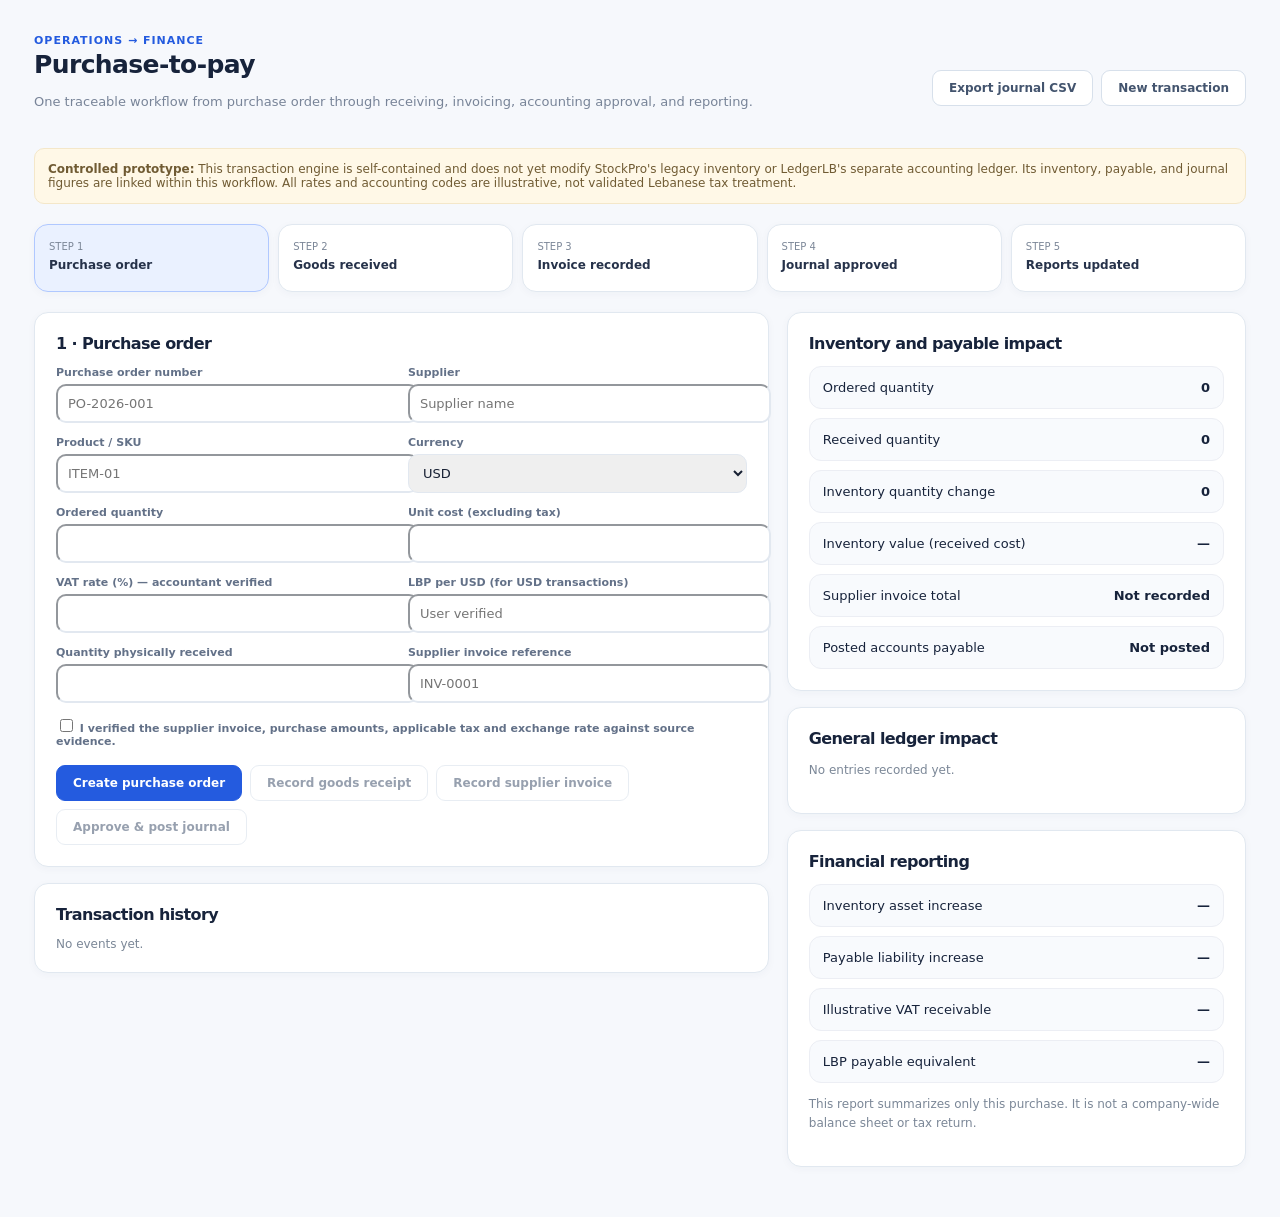
<file: purchase-to-pay.html>
<!doctype html><html lang="en"><head><meta charset="utf-8"><meta name="viewport" content="width=device-width,initial-scale=1"><title>LEDGERLB | Purchase to Pay</title><link rel="stylesheet" href="design-system.css"><style>
body{padding:26px;background:#f7f8fc;color:#243049;font:14px Inter,system-ui,sans-serif}.wrap{max-width:1330px;margin:auto}.head{display:flex;justify-content:space-between;gap:16px;align-items:center;flex-wrap:wrap;margin-bottom:22px}h1{font-size:25px;margin:3px 0 8px}h2{font-size:16px;margin:0 0 13px}p{color:#788498;line-height:1.6}.eyebrow{font-size:11px;font-weight:800;color:#5e57d6;letter-spacing:1px}.stepper{display:grid;grid-template-columns:repeat(5,1fr);gap:9px;margin:20px 0}.step{background:white;border:1px solid #e5e9f1;border-radius:12px;padding:14px;font-size:12px;color:#7c8798}.step b{display:block;color:#26324a;margin:5px 0}.step.done{border-color:#8bd3b9;background:#f2fbf7}.step.active{border-color:#756bea;background:#f4f2ff}.layout{display:grid;grid-template-columns:minmax(0,1.6fr) minmax(310px,1fr);gap:18px}.panel{padding:21px;margin-bottom:16px}.grid{display:grid;grid-template-columns:repeat(2,minmax(0,1fr));gap:13px}.field{display:flex;flex-direction:column;gap:5px}.field label{font-size:11px;color:#637188;font-weight:700}.field input,.field select{width:100%;padding:10px}.wide{grid-column:1/-1}button{border:1px solid #dde3ed;background:white;padding:10px 15px;border-radius:9px;font-weight:700;color:#344158}button.primary{background:#6257e9;border-color:#6257e9;color:#fff}button:disabled{opacity:.45;cursor:not-allowed}.actions{display:flex;flex-wrap:wrap;gap:8px;margin-top:17px}.metric{border:1px solid #eceef4;border-radius:11px;padding:13px;background:#fafbfe;display:flex;justify-content:space-between;margin-top:9px}.metric b{font-variant-numeric:tabular-nums}.notice{background:#fff6e5;border:1px solid #f3e3bd;color:#84672d;padding:13px;border-radius:10px;margin-bottom:15px;font-size:12px}.good{background:#ecfaf2;color:#157853;padding:11px;border-radius:9px;margin:12px 0}.error{background:#ffebe8;color:#a33636;padding:11px;border-radius:9px;margin:12px 0}.ledger{width:100%;font-size:12px}.ledger th,.ledger td{text-align:left;padding:10px;border-bottom:1px solid #e9edf4}.ledger th{color:#768198}.muted{color:#7b8797;font-size:12px}.chips{display:flex;flex-wrap:wrap;gap:9px;margin-top:12px}.chip{background:#f2f1ff;color:#574bd8;border-radius:99px;padding:6px 10px;font-size:11px;font-weight:700}.hidden{display:none!important}@media(max-width:940px){.layout{grid-template-columns:1fr}.stepper{grid-template-columns:repeat(2,1fr)}}@media(max-width:600px){body{padding:13px}.grid{grid-template-columns:1fr}.wide{grid-column:auto}}

body{background:#f8fafd!important;color:#202124!important;font-family:Arial,Roboto,ui-sans-serif,system-ui,sans-serif!important}
h1,h2{color:#202124!important;font-weight:800!important;letter-spacing:-.5px!important}
.eyebrow{color:#1a73e8!important}
.panel,.step{background:#fff!important;border:1px solid #e3e8ef!important;border-radius:18px!important;box-shadow:none!important}
.step.active{border-color:#1a73e8!important;background:#e8f0fe!important}
.step.done{background:#e6f4ea!important;border-color:#b7dfc0!important}
button{border-radius:22px!important;color:#3c4043!important;border-color:#dadce0!important;padding:10px 16px!important}
button.primary{background:#1a73e8!important;border-color:#1a73e8!important;color:#fff!important}
input,select{border-radius:10px!important}
.metric{background:#f8fafd!important;border-radius:12px!important}
.chip{background:#e8f0fe!important;color:#174ea6!important}
.notice{background:#fff8e7!important;color:#705b33!important;border-color:#f4e7c9!important}
</style><link rel="stylesheet" href="ledgerlb-ui.css"></head><body><div class="wrap"><div class="head"><div><div class="eyebrow">OPERATIONS → FINANCE</div><h1>Purchase-to-pay</h1><p>One traceable workflow from purchase order through receiving, invoicing, accounting approval, and reporting.</p></div><div class="actions"><button id="export">Export journal CSV</button><button id="reset">New transaction</button></div></div>
<div class="notice"><strong>Controlled prototype:</strong> This transaction engine is self-contained and does not yet modify StockPro's legacy inventory or LedgerLB's separate accounting ledger. Its inventory, payable, and journal figures are linked within this workflow. All rates and accounting codes are illustrative, not validated Lebanese tax treatment.</div>
<div id="steps" class="stepper"></div><div class="layout"><div><section class="panel"><h2 id="stageTitle">1 · Purchase order</h2><div id="msg"></div><div class="grid">
<div class="field"><label>Purchase order number</label><input id="po" placeholder="PO-2026-001"></div><div class="field"><label>Supplier</label><input id="supplier" placeholder="Supplier name"></div>
<div class="field"><label>Product / SKU</label><input id="sku" placeholder="ITEM-01"></div><div class="field"><label>Currency</label><select id="currency"><option>USD</option><option>LBP</option></select></div>
<div class="field"><label>Ordered quantity</label><input type="number" id="qty" min="1" step="1"></div><div class="field"><label>Unit cost (excluding tax)</label><input type="number" id="price" min="0.01" step="0.01"></div>
<div class="field"><label>VAT rate (%) — accountant verified</label><input type="number" id="vat" min="0" max="100" step="0.01"></div><div class="field"><label>LBP per USD (for USD transactions)</label><input type="number" id="fx" min="0.01" step="0.01" placeholder="User verified"></div>
<div class="field"><label>Quantity physically received</label><input type="number" id="received" min="0" step="1"></div><div class="field"><label>Supplier invoice reference</label><input id="invoice" placeholder="INV-0001"></div>
<div class="field wide"><label><input id="verify" type="checkbox" style="width:auto;min-height:0"> I verified the supplier invoice, purchase amounts, applicable tax and exchange rate against source evidence.</label></div></div>
<div class="actions"><button id="savePO" class="primary">Create purchase order</button><button id="receive">Record goods receipt</button><button id="recordInvoice">Record supplier invoice</button><button id="approve">Approve & post journal</button></div></section>
<section class="panel"><h2>Transaction history</h2><div id="history" class="muted">No events yet.</div></section></div>
<div><section class="panel"><h2>Inventory and payable impact</h2><div id="metrics"></div></section><section class="panel"><h2>General ledger impact</h2><div id="journal"></div></section><section class="panel"><h2>Financial reporting</h2><div id="financials"></div></section></div></div></div>
<script>
const KEY='ledgerlb-ptp-v1';const $=id=>document.getElementById(id);const fields=['po','supplier','sku','currency','qty','price','vat','fx','received','invoice'];const steps=['Purchase order','Goods received','Invoice recorded','Journal approved','Reports updated'];const empty=()=>({phase:0,po:'',supplier:'',sku:'',currency:'USD',qty:'',price:'',vat:'',fx:'',received:'',invoice:'',verify:false,events:[]});let state;try{state=JSON.parse(localStorage.getItem(KEY))||empty()}catch{state=empty()}if(!state||typeof state!=='object'||!Array.isArray(state.events))state=empty();function persist(){localStorage.setItem(KEY,JSON.stringify(state))}function money(n){return Number(n||0).toLocaleString('en-US',{maximumFractionDigits:2,minimumFractionDigits:2})}function esc(x){return String(x??'').replace(/[&<>"']/g,c=>({'&':'&amp;','<':'&lt;','>':'&gt;','"':'&quot;',"'":'&#39;'}[c]))}function values(){let o={};fields.forEach(k=>o[k]=$(k).value.trim());o.verify=$('verify').checked;return o}function msg(t,bad=false){$('msg').className=bad?'error':'good';$('msg').textContent=t}function validBase(v){return !!v.po&&!!v.supplier&&!!v.sku&&Number.isInteger(+v.qty)&&+v.qty>0&&+v.price>0&&Number.isFinite(+v.price)&&+v.vat>=0&&+v.vat<=100&&v.vat!==''&&(v.currency==='LBP'||(+v.fx>0&&v.fx!==''))}function event(action){state.events.push({action,time:new Date().toISOString()});persist();render()}function metric(label,value){return '<div class="metric"><span>'+esc(label)+'</span><b>'+esc(value)+'</b></div>'}function render(){fields.forEach(k=>{if(document.activeElement!==$(k))$(k).value=state[k]??''});$('verify').checked=!!state.verify;$('steps').innerHTML=steps.map((x,i)=>'<div class="step '+(state.phase>i?'done':state.phase===i?'active':'')+'"><small>STEP '+(i+1)+'</small><b>'+x+'</b></div>').join('');$('stageTitle').textContent=(Math.min(state.phase+1,5))+' · '+(steps[Math.min(state.phase,4)]);$('savePO').disabled=state.phase!==0;$('receive').disabled=state.phase!==1;$('recordInvoice').disabled=state.phase!==2;$('approve').disabled=state.phase!==3;const q=+state.qty||0,p=+state.price||0,r=+state.received||0,rate=+state.vat||0,base=q*p,tax=base*rate/100,total=base+tax,fx=state.currency==='USD'?+state.fx:1;const receivedValue=r*p;const posted=state.phase>=4;const inv=state.phase>=2;const billed=state.phase>=3;const c=state.currency||'USD';$('metrics').innerHTML=metric('Ordered quantity',q)+metric('Received quantity',inv?r:0)+metric('Inventory quantity change',inv?r:0)+metric('Inventory value (received cost)',inv?money(receivedValue)+' '+c:'—')+metric('Supplier invoice total',billed?money(total)+' '+c:'Not recorded')+metric('Posted accounts payable',posted?money(total)+' '+c:'Not posted');const rows=posted?[['Inventory / goods received',receivedValue,0],['VAT input — illustrative',tax,0],['Goods received not invoiced',0,receivedValue],['Goods received not invoiced',receivedValue,0],['Accounts payable',0,total]]:inv?[['Inventory / goods received',receivedValue,0],['Goods received not invoiced',0,receivedValue]]:[];const debit=rows.reduce((a,x)=>a+x[1],0),credit=rows.reduce((a,x)=>a+x[2],0);$('journal').innerHTML=rows.length?'<table class="ledger"><thead><tr><th>Account</th><th>Debit</th><th>Credit</th></tr></thead><tbody>'+rows.map(x=>'<tr><td>'+esc(x[0])+'</td><td>'+money(x[1])+'</td><td>'+money(x[2])+'</td></tr>').join('')+'</tbody></table>'+metric('Debit / Credit',money(debit)+' / '+money(credit)+' '+c):'<p class="muted">No entries recorded yet.</p>';$('financials').innerHTML=metric('Inventory asset increase',inv?money(receivedValue)+' '+c:'—')+metric('Payable liability increase',posted?money(total)+' '+c:'—')+metric('Illustrative VAT receivable',posted?money(tax)+' '+c:'—')+metric('LBP payable equivalent',posted?money(total*fx)+' LBP':'—')+'<p class="muted">This report summarizes only this purchase. It is not a company-wide balance sheet or tax return.</p>';$('history').innerHTML=state.events.length?state.events.map(e=>'<p>'+esc(e.action)+' · '+esc(new Date(e.time).toLocaleString())+'</p>').join(''):'No events yet.'}
$('savePO').onclick=()=>{const v=values();if(!validBase(v))return msg('Complete the PO, quantity, unit price, VAT and applicable exchange rate.',true);Object.assign(state,v);state.phase=1;event('Purchase order created');msg('Purchase order created.')};
$('receive').onclick=()=>{if(state.phase!==1)return;const v=values();if(v.po!==state.po||v.sku!==state.sku||+v.qty!==+state.qty||+v.price!==+state.price)return msg('PO identity and price are locked after creation. Start a new transaction to change them.',true);if(!Number.isInteger(+v.received)||+v.received<=0||+v.received!==+state.qty)return msg('This first release supports one full receipt only. Enter the complete ordered quantity.',true);state.received=v.received;state.phase=2;event('Goods received; inventory increased and GRNI recorded');msg('Goods receipt recorded.')};
$('recordInvoice').onclick=()=>{if(state.phase!==2)return;const v=values();if(!v.invoice||!v.verify)return msg('Enter the supplier invoice reference and check the source-verification box.',true);if(v.currency!==state.currency||+v.price!==+state.price||+v.qty!==+state.qty||+v.vat!==+state.vat||String(v.fx)!==String(state.fx))return msg('Invoice amounts, VAT or FX differ from the locked PO. Correction workflow is not yet implemented.',true);state.invoice=v.invoice;state.verify=true;state.phase=3;event('Supplier invoice matched and recorded as pending approval');msg('Invoice recorded; pending accounting approval.')};
$('approve').onclick=()=>{if(state.phase!==3||!state.verify)return msg('Verified invoice required.',true);state.phase=4;event('Supplier invoice approved: GRNI reversed, VAT recognized, payable posted');msg('Journal approved and posted to the purchase workflow ledger.')};
$('reset').onclick=()=>{if(!confirm('Start a new transaction? Export your current journal first. This resets this prototype workflow only.'))return;state=empty();persist();$('msg').textContent='';render()};
$('export').onclick=()=>{if(state.phase!==4)return msg('Approve the invoice before exporting the posted journal.',true);let v=+state.qty*+state.price,vat=v*+state.vat/100,rows=[['Inventory / goods received',v,0],['Goods received not invoiced',0,v],['Goods received not invoiced',v,0],['VAT input (illustrative)',vat,0],['Accounts payable',0,v+vat]];const csv=['Account,Debit,Credit,Currency,Invoice'].concat(rows.map(r=>[r[0],r[1].toFixed(2),r[2].toFixed(2),state.currency,state.invoice].map(x=>'"'+String(x).replace(/"/g,'""')+'"').join(','))).join('\r\n');let url=URL.createObjectURL(new Blob([csv],{type:'text/csv'}));let a=document.createElement('a');a.href=url;a.download='purchase-journal.csv';a.click();setTimeout(()=>URL.revokeObjectURL(url),1000)};
render();
</script></body></html>
</file>
<file: design-system.css>
/* LedgerLB shared design tokens and neutral base controls.
   Module layouts live in ledgerlb-ui.css, the single shared host/operations/accounting
   design system. Avoid creating additional competing theme layers. */
:root{
  --ui-bg:#f5f7fb;
  --ui-card:#ffffff;
  --ui-text:#172033;
  --ui-muted:#64748b;
  --ui-border:#e2e8f0;
  --ui-primary:#2563eb;
  --ui-primary-hover:#1d4ed8;
  --ui-radius:14px;
  --ui-shadow:0 1px 3px rgba(15,23,42,.06);
  --ui-focus:#93c5fd;
  color-scheme:light;
}
:where(button,input,select,textarea){font:inherit}
:where(button,input,select,textarea,summary,a):focus-visible{
  outline:3px solid var(--ui-focus);
  outline-offset:2px;
}
:where(button:disabled){cursor:not-allowed;opacity:.55}
:where(input:not([type=checkbox]):not([type=radio]):not([type=hidden]):not([type=file]),select,textarea){
  color:var(--ui-text);
  border-color:var(--ui-border);
}
:where(table){border-collapse:collapse}
:where(th){text-align:start}
@media(prefers-reduced-motion:reduce){
  :where(html){scroll-behavior:auto}
}
</file>
<file: ledgerlb-ui.css>
/* LedgerLB canonical app surfaces v3.
   One shared visual system: host, embedded StockPro, purchasing, payments, accounting.
   The original StockPro and accounting CSS remain only as standalone fallbacks. */
:root{--ll-bg:#f6f8fc;--ll-paper:#fff;--ll-ink:#17233b;--ll-sub:#65758b;--ll-border:#e1e8f0;--ll-blue:#245bdf;--ll-blue-h:#1a47b9;--ll-blue-soft:#eaf1ff;--ll-radius:13px;--ll-shadow:0 2px 8px rgba(32,55,90,.035);--ll-ring:#93b4fc;color-scheme:light}
body{accent-color:var(--ll-blue)}
button,input,select,textarea{font-family:Inter,ui-sans-serif,system-ui,-apple-system,"Segoe UI",sans-serif}
button:focus-visible,input:focus-visible,select:focus-visible,textarea:focus-visible,a:focus-visible{outline:3px solid var(--ll-ring)!important;outline-offset:2px}
button:disabled{cursor:not-allowed;opacity:.55}
@media(prefers-reduced-motion:reduce){*,*:before,*:after{scroll-behavior:auto!important;transition-duration:.01ms!important;animation-duration:.01ms!important}}

/* Host: stable application shell and navigation. */
body:has(#premiumHome){font-family:Inter,ui-sans-serif,system-ui,sans-serif;background:var(--ll-bg);color:var(--ll-ink)}
body:has(#premiumHome) .shell{grid-template-columns:244px minmax(0,1fr)}
body:has(#premiumHome) .sidebar{background:#fff;border-right:1px solid var(--ll-border);padding:25px 13px 22px;scrollbar-width:thin}
body:has(#premiumHome) .brand{font-size:22px;font-weight:850;letter-spacing:-1px;padding:0 13px}
body:has(#premiumHome) .brand b{color:var(--ll-blue)}
body:has(#premiumHome) .tag{font-size:11px;line-height:1.5;color:var(--ll-sub);padding:7px 13px 19px}
body:has(#premiumHome) .group{font-size:10px;letter-spacing:1.25px;color:#8895a8;margin:25px 12px 9px}
body:has(#premiumHome) #moduleSearch{background:#f5f7fa;border:1px solid #e6ebf2;border-radius:10px;min-height:42px;padding:10px 12px;font-size:12px}
body:has(#premiumHome) #moduleSearch:focus{background:#fff;border-color:#90b4fc;box-shadow:0 0 0 3px #dbeafe}
body:has(#premiumHome) button.navbtn{min-height:43px;border-radius:9px;margin:2px 0;padding:10px 12px;color:#46556b;font-weight:600;font-size:13px;gap:12px}
body:has(#premiumHome) button.navbtn:hover{background:#f4f7fc;color:#1d3759}
body:has(#premiumHome) button.navbtn.active{background:var(--ll-blue-soft);color:#1848b7;font-weight:750;box-shadow:inset 3px 0 var(--ll-blue)}
body:has(#premiumHome) .navicon{font-size:18px;width:22px;opacity:.85}
body:has(#premiumHome) #sidebarBottom{background:#f7f9fd;border:1px solid var(--ll-border);padding:13px;border-radius:11px;color:var(--ll-sub);font-size:11px;line-height:1.6}
body:has(#premiumHome) .toolbar{min-height:78px;padding:16px clamp(17px,2.2vw,32px);border-bottom:1px solid var(--ll-border);background:#fff}
body:has(#premiumHome) .title{font-size:21px;font-weight:800;letter-spacing:-.65px;color:var(--ll-ink)}
body:has(#premiumHome) .subtitle{font-size:12px;color:#8994a5;margin-top:4px}
body:has(#premiumHome) .btn{border:1px solid #d8e0e9;border-radius:10px;min-height:40px;padding:9px 14px;font-size:12px;font-weight:650;background:#fff;color:#3e4e63;box-shadow:none}
body:has(#premiumHome) .btn:hover{background:#f6f8fc;border-color:#b9c7db}
body:has(#premiumHome) .btn.primary{background:var(--ll-blue);border-color:var(--ll-blue);color:white}
body:has(#premiumHome) .pill{border-radius:9px;font-size:11px;padding:9px 12px}
body:has(#premiumHome) .content{background:var(--ll-bg)}
body:has(#premiumHome) #premiumHome{padding:30px clamp(18px,3vw,50px) 45px;background:var(--ll-bg)}
body:has(#premiumHome) #premiumHome>*{max-width:1420px;margin-left:auto;margin-right:auto}
body:has(#premiumHome) .hero{background:linear-gradient(110deg,#f0f5ff,#eaf2ff 66%,#f7faff);border:1px solid #d8e5fd;border-radius:18px;color:#173f80;padding:32px 35px;gap:20px}
body:has(#premiumHome) .eyebrow{font-size:10px;color:#245bdf;letter-spacing:1.1px;font-weight:800}
body:has(#premiumHome) .hero h2{font-size:clamp(25px,2.5vw,34px);letter-spacing:-1.2px;line-height:1.14;margin:12px 0}
body:has(#premiumHome) .hero p{color:#627b9d;line-height:1.6}
body:has(#premiumHome) .hero button{border-radius:10px;background:var(--ll-blue);padding:13px 20px;font-size:12px}
body:has(#premiumHome) .statgrid{gap:14px;margin:20px 0 26px}
body:has(#premiumHome) .statcard,body:has(#premiumHome) .task,body:has(#premiumHome) .quick,body:has(#premiumHome) .health{border:1px solid var(--ll-border);background:#fff;border-radius:14px;box-shadow:var(--ll-shadow)}
body:has(#premiumHome) .statcard{padding:20px;min-width:0}
body:has(#premiumHome) .statcard .icon,body:has(#premiumHome) .quick .icon{background:#ecf3ff;color:#245bdf;border-radius:10px}
body:has(#premiumHome) .statcard .label{color:#6e7c91;font-size:12px;font-weight:650}
body:has(#premiumHome) .statcard strong{font-size:clamp(24px,2.5vw,31px);color:var(--ll-ink);font-variant-numeric:tabular-nums}
body:has(#premiumHome) .section-title{font-size:16px;letter-spacing:-.35px;margin:26px 0 13px}
body:has(#premiumHome) .quick,body:has(#premiumHome) .task{padding:17px;min-width:0;transition:border-color .15s,background-color .15s}
body:has(#premiumHome) .quick:hover,body:has(#premiumHome) .task:hover{background:#f8fbff;border-color:#a9c6fe;transform:none}
body:has(#premiumHome) .quick b,body:has(#premiumHome) .task b{font-size:13px;color:#253650}
body:has(#premiumHome) .quick small,body:has(#premiumHome) .task small{font-size:11px;color:#8090a4}
body:has(#premiumHome) .health{padding:21px}
body:has(#premiumHome) .foot{background:#fff;border-top:1px solid var(--ll-border);color:#748399;padding:10px 24px}
body:has(#premiumHome) #loadingMask{background:var(--ll-bg)}
@media(max-width:850px){body:has(#premiumHome) .shell{grid-template-columns:1fr}body:has(#premiumHome) .sidebar{width:min(290px,86vw)}body:has(#premiumHome) .toolbar{padding:13px 16px}body:has(#premiumHome) #premiumHome{padding:18px}body:has(#premiumHome) .hero{padding:22px}}
@media(max-width:560px){body:has(#premiumHome) .statgrid,body:has(#premiumHome) .taskstrip{grid-template-columns:repeat(2,minmax(0,1fr))}body:has(#premiumHome) .quickgrid{grid-template-columns:1fr}body:has(#premiumHome) .actions .btn{min-height:36px;padding:7px 10px}}

/* Operations: one predictable module canvas and toolbar. */
body.sp2-embedded{direction:ltr!important;color:var(--ll-ink)!important;background:var(--ll-bg)!important;font-family:Inter,ui-sans-serif,system-ui,sans-serif!important}
body.sp2-embedded>main#mainContent{direction:ltr!important;background:var(--ll-bg)!important;padding:27px clamp(16px,2.7vw,44px) 55px!important;height:100vh!important;overflow-x:hidden}
body.sp2-embedded #mainContent>[id$="-module"]{direction:ltr!important;max-width:1440px!important;margin-inline:auto!important;min-width:0}
body.sp2-embedded #mainContent .ll-module-heading{display:flex!important;align-items:center!important;justify-content:space-between!important;flex-wrap:wrap!important;gap:15px!important;margin-bottom:22px!important;padding:0 0 17px!important;border-bottom:1px solid var(--ll-border)}
body.sp2-embedded #mainContent .ll-module-intro{min-width:0}
body.sp2-embedded #mainContent .ll-eyebrow{font:800 10px Inter,system-ui,sans-serif!important;letter-spacing:1.1px!important;text-transform:uppercase!important;color:var(--ll-blue)!important;margin-bottom:6px}
body.sp2-embedded #mainContent .ll-module-heading h2,body.sp2-embedded #mainContent>.ll-page-heading,body.sp2-embedded #mainContent>[id$="-module"]>.ll-page-heading{font:780 clamp(21px,2.15vw,27px)/1.2 Inter,system-ui,sans-serif!important;letter-spacing:-.7px!important;color:var(--ll-ink)!important;text-transform:none!important;margin:0!important}
body.sp2-embedded #mainContent .ll-module-heading>.flex{gap:8px!important;display:flex!important;align-items:center;flex-wrap:wrap!important}
body.sp2-embedded #mainContent .ll-module-heading button{border:1px solid #d5dfeb!important;background:#fff!important;color:#40516a!important;font:650 12px Inter,system-ui,sans-serif!important;text-transform:none!important;letter-spacing:0!important;border-radius:9px!important;min-height:40px!important;height:auto!important;padding:9px 14px!important;box-shadow:none!important;white-space:normal}
body.sp2-embedded #mainContent .ll-module-heading button.ll-primary{background:var(--ll-blue)!important;color:white!important;border-color:var(--ll-blue)!important}
body.sp2-embedded #mainContent .ll-module-heading button:hover:not(:disabled){background:#f7faff!important;border-color:#a9bbd1!important}
body.sp2-embedded #mainContent .ll-module-heading button.ll-primary:hover:not(:disabled){background:var(--ll-blue-h)!important}
body.sp2-embedded #mainContent .card{background:#fff!important;color:var(--ll-ink)!important;border:1px solid var(--ll-border)!important;border-radius:14px!important;box-shadow:var(--ll-shadow)!important;min-width:0}
body.sp2-embedded #mainContent .card>h3{font-size:14px!important;line-height:1.35!important;font-weight:750!important;letter-spacing:-.2px!important;color:var(--ll-ink)!important}
body.sp2-embedded #mainContent .grid{direction:ltr!important}
body.sp2-embedded #mainContent .grid>*{min-width:0}
body.sp2-embedded #mainContent .metric-card{background:#fff!important;padding:20px!important}
body.sp2-embedded #mainContent .metric-card:before{display:none}
body.sp2-embedded #mainContent .metric-card .text-3xl{font-size:26px!important;letter-spacing:-.7px!important}
body.sp2-embedded #mainContent table{direction:ltr!important;min-width:100%;width:100%;border-collapse:collapse;background:#fff!important}
body.sp2-embedded #mainContent :is(th,td){text-align:left!important;border-bottom:1px solid #e9eef5!important;vertical-align:middle!important}
body.sp2-embedded #mainContent th{background:#f8fafc!important;color:#617186!important;font:700 11px Inter,system-ui,sans-serif!important;letter-spacing:0!important;text-transform:none!important;padding:12px 14px!important;white-space:nowrap}
body.sp2-embedded #mainContent td{font:450 12px/1.5 Inter,system-ui,sans-serif!important;color:#40506a!important;padding:12px 14px!important}
body.sp2-embedded #mainContent tbody tr:hover{background:#f7faff!important}
body.sp2-embedded #mainContent input:not([type=checkbox]):not([type=radio]):not([type=hidden]):not([type=file]),body.sp2-embedded #mainContent select,body.sp2-embedded #mainContent textarea{background:#fff!important;color:#17233b!important;border:1px solid #d7e0eb!important;border-radius:9px!important;min-height:40px!important;height:auto!important;font-size:12px!important}
body.sp2-embedded #mainContent input::placeholder{color:#9aa7b7!important}
body.sp2-embedded #mainContent label{font-size:12px!important;font-weight:650!important;color:#5b6b80!important;text-transform:none!important;letter-spacing:0!important}
body.sp2-embedded #mainContent :is(.shadow-lg,.shadow-xl){box-shadow:none!important}
body.sp2-embedded #mainContent :is(.bg-indigo-600,.bg-blue-600,.bg-purple-600){background:var(--ll-blue)!important;color:#fff!important}
body.sp2-embedded #mainContent :is(.text-indigo-600,.text-purple-600,.text-purple-700){color:#245bdf!important}
body.sp2-embedded #mainContent :is(.bg-purple-100,.bg-purple-200){background:#eaf1ff!important}
body.sp2-embedded #mainContent button{border-radius:9px;min-height:36px}
body.sp2-embedded #mainContent .text-\[7px\],body.sp2-embedded #mainContent .text-\[8px\],body.sp2-embedded #mainContent .text-\[9px\],body.sp2-embedded #mainContent .text-\[10px\]{font-size:11px!important;line-height:1.45!important}
body.sp2-embedded #mainContent [class*="font-black"]{font-weight:750!important}
body.sp2-embedded #mainContent .ll-master-grid{display:grid!important;grid-template-columns:minmax(230px,275px) minmax(0,1fr)!important;gap:17px!important;align-items:start}
body.sp2-embedded #mainContent .ll-master-grid>*{grid-column:auto!important;width:auto!important;min-width:0}
body.sp2-embedded #mainContent .ll-master-grid>.ll-list-pane>.card{padding:16px!important;min-height:230px!important}
body.sp2-embedded #mainContent .ll-master-grid>.ll-detail-pane>.card{padding:21px!important;min-height:230px!important}
body.sp2-embedded #mainContent .ll-list-pane h3{font-size:13px!important;font-weight:750!important;margin:4px 0 13px!important}
body.sp2-embedded #mainContent :is(#salesList,#customersList,#suppliersList){max-height:calc(100vh - 305px)!important;min-height:75px;overflow:auto!important;padding:1px;scrollbar-width:thin}
body.sp2-embedded #mainContent :is(#salesList,#customersList,#suppliersList) button{width:100%!important;padding:12px!important;margin:0 0 7px!important;text-align:left!important;border:1px solid #e1e8f0!important;background:#fff!important;border-radius:10px!important;box-shadow:none!important;color:#32445d!important}
body.sp2-embedded #mainContent :is(#salesList,#customersList,#suppliersList) button:hover{background:#f7faff!important;border-color:#a5c3fc!important}
body.sp2-embedded #mainContent :is(#salesList,#customersList,#suppliersList) button[class*="border-emerald-600"],body.sp2-embedded #mainContent :is(#salesList,#customersList,#suppliersList) button[class*="border-purple-600"],body.sp2-embedded #mainContent :is(#salesList,#customersList,#suppliersList) button[class*="border-orange-600"]{background:#edf4ff!important;border-color:#2763df!important;box-shadow:inset 3px 0 #2763df!important}
body.sp2-embedded #mainContent :is(#salesHeader,#customerHeader,#supplierHeader){direction:ltr!important;text-align:left!important;border-bottom:1px solid var(--ll-border)!important;padding-bottom:16px!important;margin-bottom:17px!important;min-width:0}
body.sp2-embedded #mainContent :is(#salesHeader,#customerHeader,#supplierHeader) h3{font:750 20px/1.3 Inter,system-ui,sans-serif!important;letter-spacing:-.55px!important;color:var(--ll-ink)!important;overflow-wrap:anywhere!important}
body.sp2-embedded #mainContent :is(#salesHeader,#customerHeader,#supplierHeader) .grid>div{background:#f7f9fc!important;border:1px solid #e7edf5!important;border-radius:10px!important;padding:12px!important}
body.sp2-embedded #mainContent :is(#salesHeader,#customerHeader,#supplierHeader) button{border-radius:9px!important;min-height:38px!important;font-size:11px!important;box-shadow:none!important}
body.sp2-embedded #mainContent :is(#salesContent,#customerContent,#productsContent){min-width:0;max-width:100%;overflow-x:auto;scrollbar-width:thin}
body.sp2-embedded #mainContent :is(#salesContent,#customerContent,#productsContent) table{min-width:575px!important}
body.sp2-embedded #mainContent :is(#salesContent,#customerContent,#productsContent) th,body.sp2-embedded #mainContent :is(#salesContent,#customerContent,#productsContent) td{padding:12px!important}
body.sp2-embedded #modalOverlay{direction:ltr!important;backdrop-filter:none!important;background:rgba(15,26,45,.52)!important}
body.sp2-embedded #modalOverlay>div{border:1px solid #dfe6ef!important;border-radius:17px!important;background:#fff!important;box-shadow:0 22px 70px #12203c34!important;width:min(680px,96vw);padding:25px!important}
body.sp2-embedded #modalContent{direction:ltr!important;color:var(--ll-ink)!important;text-align:left!important}
body.sp2-embedded #modalContent :is(input,select,textarea){min-height:41px!important;border:1px solid #d7e0eb!important;border-radius:9px!important;color:var(--ll-ink)!important}
body.sp2-embedded #modalContent button{border-radius:9px!important;font-size:12px!important;min-height:40px!important;box-shadow:none!important}
@media(max-width:1100px){body.sp2-embedded #mainContent .ll-master-grid{grid-template-columns:minmax(215px,255px) minmax(0,1fr)!important}}
@media(max-width:760px){body.sp2-embedded>main#mainContent{padding:16px 12px 35px!important}body.sp2-embedded #mainContent .ll-master-grid{grid-template-columns:minmax(0,1fr)!important}body.sp2-embedded #mainContent :is(#salesList,#customersList,#suppliersList){max-height:205px!important}body.sp2-embedded #mainContent .ll-module-heading{align-items:flex-start!important;flex-direction:column!important}body.sp2-embedded #mainContent :is(th,td){padding:10px!important}}

/* Purchasing & settlement: move styles out of runtime JS into this shared file. */
body :is(#unified-purchases-module,#settlements-module){padding:5px 0 36px;max-width:1440px;margin:auto;color:var(--ll-ink);font:13px Inter,system-ui,sans-serif;direction:ltr}
body :is(#unified-purchases-module,#settlements-module) :is(.up-head,.sett-head){display:flex;align-items:center;justify-content:space-between;gap:14px;flex-wrap:wrap;padding-bottom:18px;margin-bottom:19px;border-bottom:1px solid var(--ll-border)}
body :is(#unified-purchases-module,#settlements-module) :is(.up-sub,.sett-kicker){font-size:10px;font-weight:800;letter-spacing:1.05px;color:var(--ll-blue);text-transform:uppercase}
body :is(#unified-purchases-module,#settlements-module) h1{font-size:25px;line-height:1.2;letter-spacing:-.65px;font-weight:780;color:var(--ll-ink);margin:7px 0}
body :is(#unified-purchases-module,#settlements-module) p{font-size:12px;color:var(--ll-sub);line-height:1.65;margin:5px 0}
body :is(#unified-purchases-module,#settlements-module) button{background:white;border:1px solid #d8e0eb;color:#40516a;border-radius:9px;min-height:40px;padding:10px 14px;font:650 12px Inter,system-ui,sans-serif;cursor:pointer}
body :is(#unified-purchases-module,#settlements-module) button:hover:not(:disabled){background:#f6f9ff;border-color:#abc4f4}
body :is(#unified-purchases-module,#settlements-module) :is(.up-blue,.sett-pay,#settConfirm){background:var(--ll-blue)!important;color:white!important;border-color:var(--ll-blue)!important}
body :is(#unified-purchases-module,#settlements-module) :is(.up-stats,.sett-stats){display:grid;grid-template-columns:repeat(3,minmax(0,1fr));gap:13px;margin:18px 0 19px}
body :is(#unified-purchases-module,#settlements-module) :is(.up-stats,.sett-stats)>div{padding:19px;background:#fff;border:1px solid var(--ll-border);border-radius:14px;box-shadow:var(--ll-shadow)}
body :is(#unified-purchases-module,#settlements-module) :is(.up-stats,.sett-stats) span{font-size:12px;color:#65758b;display:block}
body :is(#unified-purchases-module,#settlements-module) :is(.up-stats,.sett-stats) b{font-size:25px;color:var(--ll-ink);display:block;margin-top:7px;font-variant-numeric:tabular-nums}
body #unified-purchases-module .up-tabs,body #settlements-module .sett-switch{display:flex;gap:5px;overflow:auto;align-items:center}
body #unified-purchases-module .up-tabs{border-bottom:1px solid var(--ll-border);padding-bottom:7px}
body #unified-purchases-module .up-tabs button,body #settlements-module .sett-switch button{border:0;background:transparent;border-radius:8px;white-space:nowrap;color:#687992}
body #unified-purchases-module .up-tabs button.active,body #settlements-module .sett-switch button.selected{color:#164bbb;background:var(--ll-blue-soft);font-weight:750}
body #unified-purchases-module .up-actions,body #settlements-module .sett-actions{display:flex;gap:8px;justify-content:flex-end;flex-wrap:wrap}
body #unified-purchases-module .up-controls,body #settlements-module .sett-tools{display:flex;justify-content:space-between;gap:12px;flex-wrap:wrap;align-items:center;margin:14px 0;font-size:12px;color:var(--ll-sub)}
body #unified-purchases-module #upSearch,body #settlements-module #settSearch{padding:10px 13px;max-width:100%;width:330px;min-height:41px;background:#fff;border:1px solid #d8e0eb;border-radius:9px}
body #unified-purchases-module .up-table,body #settlements-module .sett-table-wrap{overflow:auto;background:white;border:1px solid var(--ll-border);border-radius:14px;box-shadow:var(--ll-shadow)}
body #unified-purchases-module table,body #settlements-module table{width:100%;border-collapse:collapse;min-width:640px}
body :is(#unified-purchases-module,#settlements-module) :is(th,td){white-space:nowrap;padding:13px 14px;text-align:left;border-bottom:1px solid #e9eef5;font-size:12px}
body :is(#unified-purchases-module,#settlements-module) th{background:#f8fafc;color:#627189;font-weight:750}
body #unified-purchases-module .up-empty,body #settlements-module .sett-empty{padding:44px 15px;text-align:center;color:#8492a6}
body #unified-purchases-module .up-note,body #settlements-module .sett-footnote{font-size:11px;line-height:1.7;margin-top:16px;color:#77859a}
body #unified-purchases-module dialog,body #settlements-module dialog{border:1px solid #dfe6ef;border-radius:16px;padding:24px;width:min(560px,95vw);max-height:90vh;overflow:auto;box-shadow:0 24px 80px #182b4c44;color:var(--ll-ink)}
body :is(#unified-purchases-module,#settlements-module) dialog::backdrop{background:#13243d88}
body :is(#unified-purchases-module,#settlements-module) dialog h2{font-size:20px;font-weight:750;letter-spacing:-.4px}
body :is(#unified-purchases-module,#settlements-module) dialog label{display:block;margin:12px 0;font-size:12px;font-weight:700}
body :is(#unified-purchases-module,#settlements-module) dialog :is(input,select){display:block;width:100%;min-height:42px;margin-top:6px;padding:10px 11px;border:1px solid #d7e0eb;border-radius:9px;font-size:13px}
body #unified-purchases-module .up-grid{display:grid;grid-template-columns:1fr 1fr;gap:12px}
body :is(#unified-purchases-module,#settlements-module) :is(#upError,#settError){color:#b42318;font-size:12px;margin:10px 0}
@media(max-width:740px){body :is(#unified-purchases-module,#settlements-module) :is(.up-stats,.sett-stats){grid-template-columns:1fr}body #unified-purchases-module .up-grid{grid-template-columns:1fr}}

/* Accounting iframe: parent owns navigation; consistent cards, type, and controls. */
html.ledger-embed,html.ledger-embed body{background:var(--ll-bg)!important;color:var(--ll-ink)!important;font-family:Inter,ui-sans-serif,system-ui,sans-serif!important}
html.ledger-embed body .shell{display:block!important;background:var(--ll-bg)!important;min-height:100vh;width:100%!important}
html.ledger-embed body .shell>.side{display:none!important}
html.ledger-embed body .shell>.main{width:100%!important;max-width:1440px!important;margin:0 auto!important;padding:26px clamp(16px,2.7vw,42px) 48px!important}
html.ledger-embed .top{margin-bottom:20px!important;gap:15px}
html.ledger-embed .top h1{font-size:25px!important;letter-spacing:-.75px!important;color:var(--ll-ink)!important;font-weight:780!important}
html.ledger-embed .eyebrow{color:var(--ll-blue)!important;font-size:10px!important;letter-spacing:1.05px!important}
html.ledger-embed p,html.ledger-embed .small{color:var(--ll-sub)!important}
html.ledger-embed .btn{background:#fff;border:1px solid #d5dfeb;border-radius:9px;min-height:40px;padding:10px 14px;color:#3e4f66;font-size:12px;font-weight:650;box-shadow:none}
html.ledger-embed .btn.primary{background:var(--ll-blue)!important;color:#fff!important;border-color:var(--ll-blue)!important}
html.ledger-embed .stats{gap:13px!important}
html.ledger-embed .stat,html.ledger-embed .panel{background:#fff!important;border:1px solid var(--ll-border)!important;border-radius:14px!important;box-shadow:var(--ll-shadow)!important}
html.ledger-embed .stat{padding:20px!important}
html.ledger-embed .stat b{font-size:27px!important;color:var(--ll-ink)!important}
html.ledger-embed .panel-head{padding:17px 19px!important;border-color:var(--ll-border)!important}
html.ledger-embed .panel-body{padding:19px!important}
html.ledger-embed h2{font-size:15px!important;color:var(--ll-ink)!important}
html.ledger-embed .tabs{background:#f3f6fb!important}
html.ledger-embed .tabs button.selected{background:#fff!important;color:#2051c3!important}
html.ledger-embed :is(th,td){padding:12px 13px!important;border-bottom:1px solid #e9eef5!important}
html.ledger-embed th{background:#f8fafc!important;color:#61748b!important;font-size:11px!important}
html.ledger-embed tr:hover{background:#f7faff!important}
html.ledger-embed td button.link{color:var(--ll-blue)!important}
html.ledger-embed .field :is(input,select,textarea){min-height:42px!important;font-size:13px!important;border:1px solid #d7e0eb!important;border-radius:9px!important}
html.ledger-embed .field label{color:#576981!important;font-size:11px!important}
html.ledger-embed .journal,html.ledger-embed .report>div{background:#f7f9fc!important}
html.ledger-embed .pill{background:#eaf1ff;color:#1848bb}
html.ledger-embed .pill.warn{background:#fff4db;color:#946110}
html.ledger-embed .pill.bad{background:#fff0ed;color:#b42318}
html.ledger-embed .note{background:#f5f8ff;color:#667791}
html.ledger-embed .notice{border:1px solid #f2e1b5;background:#fffaf0;color:#815e16;border-radius:11px}
html.ledger-embed .stack{grid-template-columns:minmax(0,1.45fr) minmax(330px,1fr);gap:15px}
html.ledger-embed .footer{color:#8693a6}
@media(max-width:1060px){html.ledger-embed .stack{grid-template-columns:1fr}}
@media(max-width:700px){html.ledger-embed body .shell>.main{padding:15px!important}html.ledger-embed .stats{grid-template-columns:repeat(2,minmax(0,1fr))}html.ledger-embed .panel-body{padding:14px!important}}

/* Purpose-built invoice builder; preserved functional layout. */
/* Sales invoice dialog: one readable layout rather than nested tiny scroll panes */
body.sp2-embedded #modalOverlay.invoice-modal{padding:20px!important;align-items:center!important}
body.sp2-embedded #modalOverlay.invoice-modal>div{width:min(1100px,calc(100vw - 44px))!important;max-width:none!important;height:min(850px,calc(100vh - 44px))!important;max-height:none!important;padding:0!important;overflow:hidden!important;border-radius:20px!important}
body.sp2-embedded #modalOverlay.invoice-modal #modalContent{height:100%;overflow:hidden}
body.sp2-embedded .invoice-builder{height:100%;display:flex;flex-direction:column;min-height:0}
body.sp2-embedded .invoice-title-row{display:flex;justify-content:space-between;align-items:flex-start;gap:16px;padding:22px 28px 17px;border-bottom:1px solid #e1e8f0;flex:none}
body.sp2-embedded .invoice-title-row h2{margin:4px 0 6px!important;font-size:24px!important;font-weight:800!important;color:#17233b!important}
body.sp2-embedded .invoice-title-row p{font-size:12px;color:#667586;margin:0}
body.sp2-embedded .invoice-eyebrow{font-size:10px;letter-spacing:1px;font-weight:800;color:#245bdf}
body.sp2-embedded #modalContent .invoice-close{background:#f1f3f4!important;color:#44505e!important;border:0!important;width:36px;height:36px;min-height:36px!important;border-radius:50%!important;font-size:23px!important;padding:0!important}
body.sp2-embedded .invoice-builder-grid{display:grid;grid-template-columns:minmax(0,1.1fr) minmax(310px,.9fr);gap:0;flex:1;min-height:0;overflow:hidden}
body.sp2-embedded .invoice-details-col{padding:23px 27px;min-width:0;overflow-y:auto;overscroll-behavior:contain}
body.sp2-embedded .invoice-summary-col{background:#f7f9fc;padding:23px;min-width:0;overflow-y:auto;border-left:1px solid #e8ecf1}
body.sp2-embedded .invoice-summary-inner{background:transparent!important;padding:0!important}
body.sp2-embedded .invoice-details-col h3,body.sp2-embedded .invoice-summary-col h3{font-size:15px!important;margin-bottom:13px!important;color:#253247!important}
body.sp2-embedded .invoice-products-list{display:grid;gap:10px;max-height:none!important;overflow:visible!important}
body.sp2-embedded .sales-product-item{border:1px solid #e4e8ee!important;background:#fff!important;border-radius:12px!important;padding:14px!important}
body.sp2-embedded .sales-product-item>.flex{display:flex;align-items:center;gap:12px}
body.sp2-embedded .sales-product-item .text-\[10px\],body.sp2-embedded .sales-product-item .text-\[9px\],body.sp2-embedded .sales-product-item .text-\[8px\],body.sp2-embedded .sales-product-item .text-\[7px\]{font-size:11px!important;line-height:1.5}
body.sp2-embedded .sales-product-item .sales-item-qty{width:65px!important;min-width:65px!important;text-align:center}
body.sp2-embedded .sales-product-item .bg-blue-50{background:#f7f9fd!important;border:1px solid #e5eaf2!important;border-radius:10px!important;padding:11px!important}
body.sp2-embedded .sales-product-item .bg-emerald-100{background:#e9f6ee!important;border:1px solid #d5ecd9!important;border-radius:9px!important}
body.sp2-embedded .sales-product-item .calculator-btn,body.sp2-embedded .sales-product-item .manual-btn{height:auto!important;min-height:35px!important;font-size:11px!important;border-radius:8px!important}
body.sp2-embedded .invoice-summary-col .bg-white{background:#fff!important;border:1px solid #e8ecf2!important;border-radius:12px!important;padding:15px!important;margin-bottom:12px!important}
body.sp2-embedded .invoice-summary-col #invoiceTotal{color:#188038!important;font-size:25px!important}
body.sp2-embedded .invoice-summary-col #invoicePreviewItems td,body.sp2-embedded .invoice-summary-col #invoicePreviewItems th{font-size:11px!important;padding:9px 6px!important}
body.sp2-embedded .invoice-footer{display:flex;justify-content:flex-end;align-items:center;gap:10px!important;flex:none;margin:0!important;padding:16px 27px!important;background:#fff;border-top:1px solid #e1e8f0}
body.sp2-embedded #modalContent .invoice-footer button{flex:0 0 auto!important;width:auto!important;min-width:120px;min-height:44px!important;font-size:13px!important;text-transform:none!important;border-radius:10px!important;padding:10px 19px!important;background:#fff!important;color:#374151!important;border:1px solid #dadce0!important}
body.sp2-embedded #modalContent .invoice-footer button:last-child{background:#245bdf!important;color:#fff!important;border-color:#245bdf!important}
@media(max-width:750px){body.sp2-embedded #modalOverlay.invoice-modal{padding:8px!important}body.sp2-embedded #modalOverlay.invoice-modal>div{width:calc(100vw - 16px)!important;height:calc(100vh - 16px)!important}body.sp2-embedded .invoice-builder-grid{display:block;overflow-y:auto}body.sp2-embedded .invoice-details-col,body.sp2-embedded .invoice-summary-col{overflow:visible;padding:17px}body.sp2-embedded .invoice-summary-col{border-left:0;border-top:1px solid #e1e8f0}body.sp2-embedded .invoice-title-row{padding:18px}body.sp2-embedded .invoice-footer{padding:12px;position:relative}}


/* Record detail hierarchy replaces the legacy oversized invoice labels. */
body.sp2-embedded #mainContent .ll-record-title{font:800 clamp(17px,1.7vw,22px)/1.35 Inter,system-ui,sans-serif!important;letter-spacing:-.45px!important;color:#1d3c70!important;overflow-wrap:anywhere!important;margin:2px 0 7px}
body.sp2-embedded #mainContent .ll-record-subtitle{font:700 clamp(15px,1.5vw,19px)/1.35 Inter,system-ui,sans-serif!important;letter-spacing:-.35px!important;color:var(--ll-ink)!important;overflow-wrap:anywhere!important}
body.sp2-embedded #mainContent .ll-record-name{font:750 20px/1.35 Inter,system-ui,sans-serif!important;letter-spacing:-.5px!important;color:var(--ll-ink)!important;overflow-wrap:anywhere!important}
body.sp2-embedded #mainContent :is(#salesHeader,#customerHeader,#supplierHeader) .flex.justify-between.items-start{gap:16px!important;flex-wrap:wrap!important}
body.sp2-embedded #mainContent :is(#salesHeader,#customerHeader,#supplierHeader)>.flex>.flex-1{min-width:0}
body.sp2-embedded #mainContent :is(#salesHeader,#customerHeader,#supplierHeader) .grid.grid-cols-3,body.sp2-embedded #mainContent :is(#salesHeader,#customerHeader,#supplierHeader) .grid.grid-cols-4{grid-template-columns:repeat(auto-fit,minmax(120px,1fr))!important;gap:9px!important}
body.sp2-embedded #mainContent :is(#salesHeader,#customerHeader,#supplierHeader) .flex.gap-2>button{background:#fff!important;color:#41516a!important;border:1px solid #d7e0eb!important;padding:9px 13px!important;min-height:38px!important}
body.sp2-embedded #mainContent :is(#salesHeader,#customerHeader,#supplierHeader) .flex.gap-2>button:first-child{background:var(--ll-blue)!important;color:#fff!important;border-color:var(--ll-blue)!important}
body.sp2-embedded #mainContent :is(#salesHeader,#customerHeader,#supplierHeader) .status-badge{border-radius:7px!important;font-size:11px!important}

/* Compatibility skin for the legacy, separately addressable purchase-to-pay prototype.
   This does not claim it is connected to the live unified Purchasing ledger. */
body:has(.stepper) {background:var(--ll-bg)!important;color:var(--ll-ink)!important;font:13px Inter,system-ui,sans-serif!important}
body:has(.stepper) h1,body:has(.stepper) h2{color:var(--ll-ink)!important;letter-spacing:-.6px!important}
body:has(.stepper) .eyebrow{color:var(--ll-blue)!important}
body:has(.stepper) .panel,body:has(.stepper) .step{border:1px solid var(--ll-border)!important;background:#fff!important;border-radius:14px!important;box-shadow:var(--ll-shadow)!important}
body:has(.stepper) .step.active{background:var(--ll-blue-soft)!important;border-color:#b0c8ff!important}
body:has(.stepper) button{border-radius:9px!important;font-size:12px!important;color:#43546e!important;border-color:#d7e0eb!important}
body:has(.stepper) button.primary{background:var(--ll-blue)!important;color:#fff!important;border-color:var(--ll-blue)!important}
body:has(.stepper) .chip{background:var(--ll-blue-soft)!important;color:#1b4db6!important;border-radius:8px!important}
</file>
